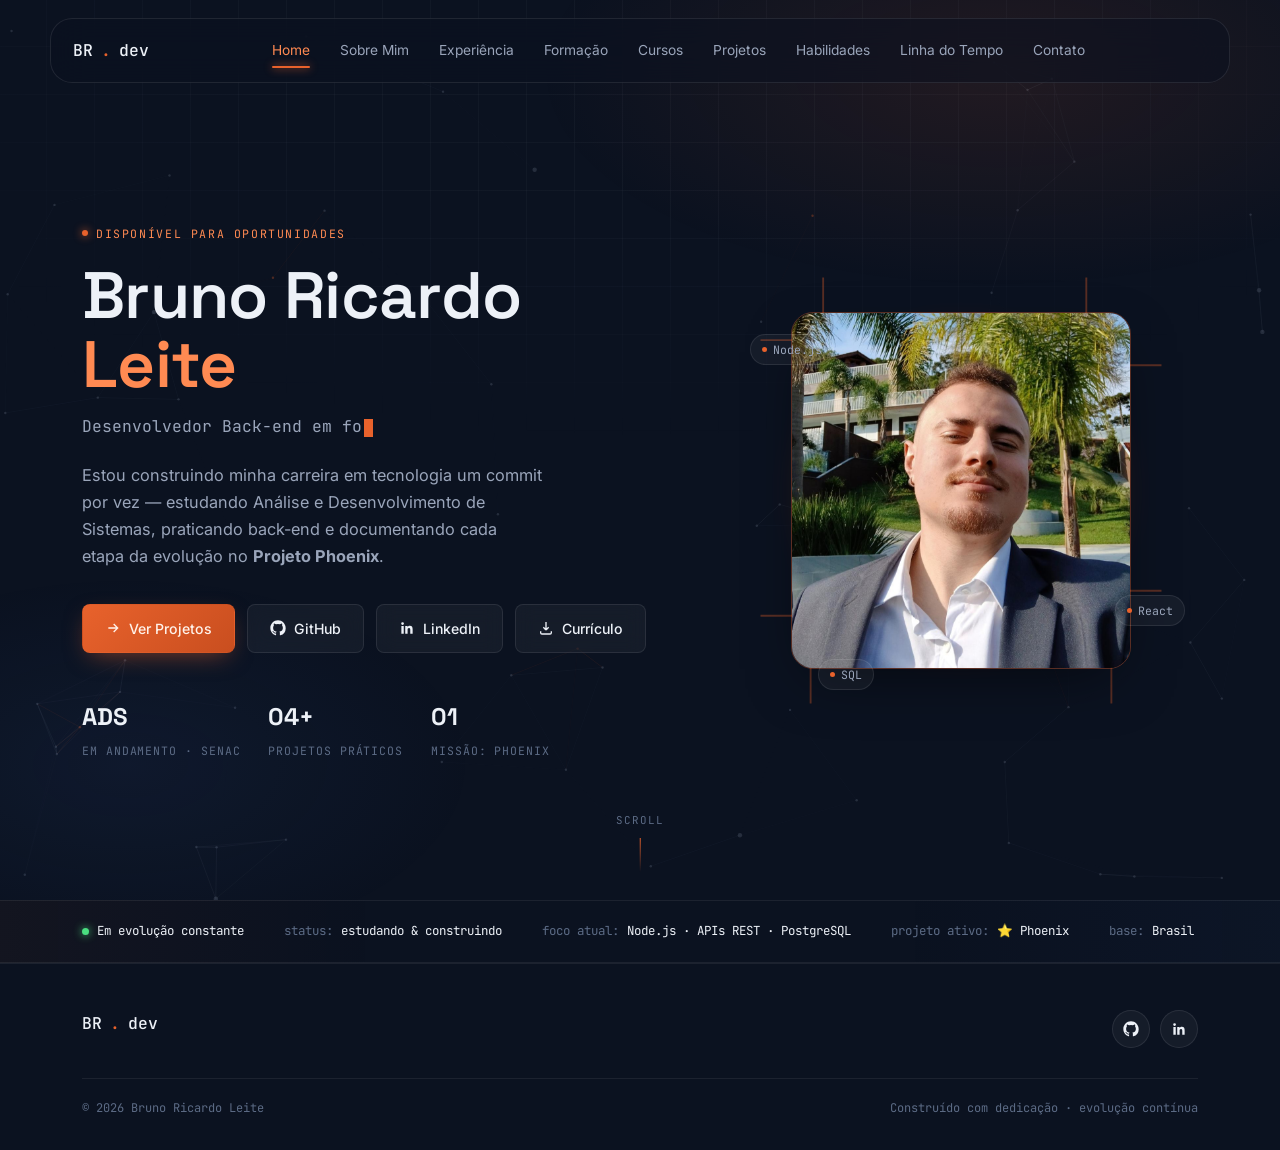
<file: index.html>
<!DOCTYPE html>
<html lang="pt-BR">
<head>
  <meta charset="UTF-8" />
  <meta name="viewport" content="width=device-width, initial-scale=1.0" />
  <title>Bruno Ricardo Leite · Desenvolvedor Back-end em formação</title>
  <meta name="description" content="Portfólio de Bruno Ricardo Leite, estudante de Análise e Desenvolvimento de Sistemas em evolução constante como desenvolvedor back-end." />

  <link rel="preconnect" href="https://fonts.googleapis.com" />
  <link rel="preconnect" href="https://fonts.gstatic.com" crossorigin />
  <link
    href="https://fonts.googleapis.com/css2?family=Space+Grotesk:wght@500;600;700&family=Inter:wght@400;500;600&family=JetBrains+Mono:wght@400;500&display=swap"
    rel="stylesheet"
  />

  <link rel="stylesheet" href="style.css" />
</head>
<body>

  <!-- Fundo tecnológico global -->
  <div class="bg-layer" aria-hidden="true">
    <div class="bg-grid"></div>
    <canvas id="circuit-canvas"></canvas>
    <div class="bg-vignette"></div>
  </div>

  <!-- ===================== HEADER ===================== -->
  <header class="site-header">
    <div class="nav-shell">
      <a href="index.html" class="logo">BR<span class="dot">.</span>dev</a>

      <nav class="main-nav">
        <a href="index.html">Home</a>
        <a href="sobre.html">Sobre Mim</a>
        <a href="experiencia.html">Experiência</a>
        <a href="formacao.html">Formação</a>
        <a href="cursos.html">Cursos</a>
        <a href="projetos.html">Projetos</a>
        <a href="habilidades.html">Habilidades</a>
        <a href="timeline.html">Linha do Tempo</a>
        <a href="contato.html">Contato</a>
      </nav>

      <div class="nav-cta">
        <button class="nav-toggle" aria-label="Abrir menu" aria-expanded="false">☰</button>
      </div>
    </div>
  </header>

  <!-- ===================== HERO ===================== -->
  <section class="hero" id="home">
    <div class="container">

      <div class="hero-copy">
        <span class="eyebrow">Disponível para oportunidades</span>

        <h1>Bruno Ricardo <span class="accent-text">Leite</span></h1>

        <div class="hero-role">
          <span data-typewriter='["Desenvolvedor Back-end em formação", "Estudante de ADS · Senac", "Construindo o Projeto Phoenix"]'></span><span class="cursor"></span>
        </div>

        <p class="hero-desc">
          Estou construindo minha carreira em tecnologia um commit por vez —
          estudando Análise e Desenvolvimento de Sistemas, praticando back-end
          e documentando cada etapa da evolução no <strong>Projeto Phoenix</strong>.
        </p>

        <div class="hero-actions">
          <a href="projetos.html" class="btn btn-primary">
            <svg viewBox="0 0 24 24" fill="none" stroke="currentColor" stroke-width="2"><path d="M5 12h14M13 6l6 6-6 6"/></svg>
            Ver Projetos
          </a>
          <a href="https://github.com/BrunoLeite456" target="_blank" rel="noopener" class="btn btn-ghost">
            <svg viewBox="0 0 24 24" fill="currentColor"><path d="M12 .5C5.65.5.5 5.65.5 12c0 5.08 3.29 9.39 7.86 10.91.57.1.78-.25.78-.55 0-.27-.01-1.16-.02-2.1-3.2.7-3.87-1.36-3.87-1.36-.53-1.33-1.28-1.69-1.28-1.69-1.05-.71.08-.7.08-.7 1.16.08 1.77 1.19 1.77 1.19 1.03 1.76 2.7 1.25 3.36.96.1-.75.4-1.25.73-1.54-2.55-.29-5.24-1.28-5.24-5.68 0-1.25.45-2.28 1.18-3.08-.12-.29-.51-1.46.11-3.05 0 0 .96-.31 3.15 1.18a10.9 10.9 0 0 1 5.73 0c2.19-1.49 3.15-1.18 3.15-1.18.62 1.59.23 2.76.11 3.05.74.8 1.18 1.83 1.18 3.08 0 4.41-2.69 5.38-5.25 5.67.42.36.78 1.08.78 2.17 0 1.56-.01 2.82-.01 3.2 0 .3.2.66.79.55A10.52 10.52 0 0 0 23.5 12C23.5 5.65 18.35.5 12 .5Z"/></svg>
            GitHub
          </a>
          <a href="https://www.linkedin.com/in/bruno-ricardo-95281b270/" target="_blank" rel="noopener" class="btn btn-ghost">
            <svg viewBox="0 0 24 24" fill="currentColor"><path d="M20.45 20.45h-3.56v-5.57c0-1.33-.02-3.04-1.85-3.04-1.85 0-2.14 1.45-2.14 2.94v5.67H9.34V9h3.42v1.56h.05c.48-.9 1.64-1.85 3.38-1.85 3.6 0 4.27 2.37 4.27 5.46v6.28ZM5.34 7.43a2.07 2.07 0 1 1 0-4.14 2.07 2.07 0 0 1 0 4.14ZM7.12 20.45H3.56V9h3.56v11.45Z"/></svg>
            LinkedIn
          </a>
          <a href="assets/Curriculo.pdf" target="_blank" rel="noopener" class="btn btn-ghost">
            <svg viewBox="0 0 24 24" fill="none" stroke="currentColor" stroke-width="2"><path d="M12 3v12m0 0 4-4m-4 4-4-4M4 17v2a2 2 0 0 0 2 2h12a2 2 0 0 0 2-2v-2"/></svg>
            Currículo
          </a>
        </div>

        <div class="hero-stats">
          <div class="stat"><b>ADS</b><span>Em andamento · Senac</span></div>
          <div class="stat"><b>04+</b><span>Projetos práticos</span></div>
          <div class="stat"><b>01</b><span>Missão: Phoenix</span></div>
        </div>
      </div>

      <div class="hero-photo">
        <div class="photo-frame">
          <div class="photo-glow" aria-hidden="true"></div>
          <svg class="frame-circuit" viewBox="0 0 300 320" fill="none" aria-hidden="true">
            <path d="M-10 40 H40 V-10" stroke="var(--accent-line)" stroke-width="1.5"/>
            <path d="M310 60 H250 V-10" stroke="var(--accent-line)" stroke-width="1.5"/>
            <path d="M-10 260 H30 V330" stroke="var(--accent-line)" stroke-width="1.5"/>
            <path d="M310 240 H270 V330" stroke="var(--accent-line)" stroke-width="1.5"/>
            <circle cx="40" cy="40" r="3.5" fill="var(--accent)"/>
            <circle cx="250" cy="60" r="3.5" fill="var(--accent)"/>
            <circle cx="30" cy="260" r="3.5" fill="var(--accent)"/>
            <circle cx="270" cy="240" r="3.5" fill="var(--accent)"/>
          </svg>
          <img src="img/minha_foto.jpg" alt="Foto de Bruno Ricardo Leite" />

          <div class="orbit-chip c1"><span class="chip"><span class="pip"></span>Node.js</span></div>
          <div class="orbit-chip c2"><span class="chip"><span class="pip"></span>React</span></div>
          <div class="orbit-chip c3"><span class="chip"><span class="pip"></span>SQL</span></div>
        </div>
      </div>

    </div>

    <div class="scroll-cue" aria-hidden="true">
      <span>SCROLL</span>
      <span class="line"></span>
    </div>
  </section>

  <!-- ===================== STATUS STRIP ===================== -->
  <div class="status-strip">
    <div class="container">
      <span class="item"><span class="dot-live"></span><span class="v">Em evolução constante</span></span>
      <span class="item"><span class="k">status:</span><span class="v">estudando &amp; construindo</span></span>
      <span class="item"><span class="k">foco atual:</span><span class="v">Node.js · APIs REST · PostgreSQL</span></span>
      <span class="item"><span class="k">projeto ativo:</span><span class="v">⭐ Phoenix</span></span>
      <span class="item"><span class="k">base:</span><span class="v">Brasil</span></span>
    </div>
  </div>

  <!-- ===================== FOOTER ===================== -->
  <footer class="site-footer">
    <div class="container">
      <div class="footer-top">
        <div class="logo">BR<span class="dot">.</span>dev</div>
        <div class="footer-social">
          <a href="https://github.com/BrunoLeite456" target="_blank" rel="noopener" aria-label="GitHub">
            <svg viewBox="0 0 24 24" fill="currentColor"><path d="M12 .5C5.65.5.5 5.65.5 12c0 5.08 3.29 9.39 7.86 10.91.57.1.78-.25.78-.55 0-.27-.01-1.16-.02-2.1-3.2.7-3.87-1.36-3.87-1.36-.53-1.33-1.28-1.69-1.28-1.69-1.05-.71.08-.7.08-.7 1.16.08 1.77 1.19 1.77 1.19 1.03 1.76 2.7 1.25 3.36.96.1-.75.4-1.25.73-1.54-2.55-.29-5.24-1.28-5.24-5.68 0-1.25.45-2.28 1.18-3.08-.12-.29-.51-1.46.11-3.05 0 0 .96-.31 3.15 1.18a10.9 10.9 0 0 1 5.73 0c2.19-1.49 3.15-1.18 3.15-1.18.62 1.59.23 2.76.11 3.05.74.8 1.18 1.83 1.18 3.08 0 4.41-2.69 5.38-5.25 5.67.42.36.78 1.08.78 2.17 0 1.56-.01 2.82-.01 3.2 0 .3.2.66.79.55A10.52 10.52 0 0 0 23.5 12C23.5 5.65 18.35.5 12 .5Z"/></svg>
          </a>
          <a href="https://www.linkedin.com/in/bruno-ricardo-95281b270/" target="_blank" rel="noopener" aria-label="LinkedIn">
            <svg viewBox="0 0 24 24" fill="currentColor"><path d="M20.45 20.45h-3.56v-5.57c0-1.33-.02-3.04-1.85-3.04-1.85 0-2.14 1.45-2.14 2.94v5.67H9.34V9h3.42v1.56h.05c.48-.9 1.64-1.85 3.38-1.85 3.6 0 4.27 2.37 4.27 5.46v6.28ZM5.34 7.43a2.07 2.07 0 1 1 0-4.14 2.07 2.07 0 0 1 0 4.14ZM7.12 20.45H3.56V9h3.56v11.45Z"/></svg>
          </a>
        </div>
      </div>
      <div class="footer-bottom">
        <span>© 2026 Bruno Ricardo Leite</span>
        <span>Construído com dedicação · evolução contínua</span>
      </div>
    </div>
  </footer>

  <script src="script.js"></script>
</body>
</html>
</file>
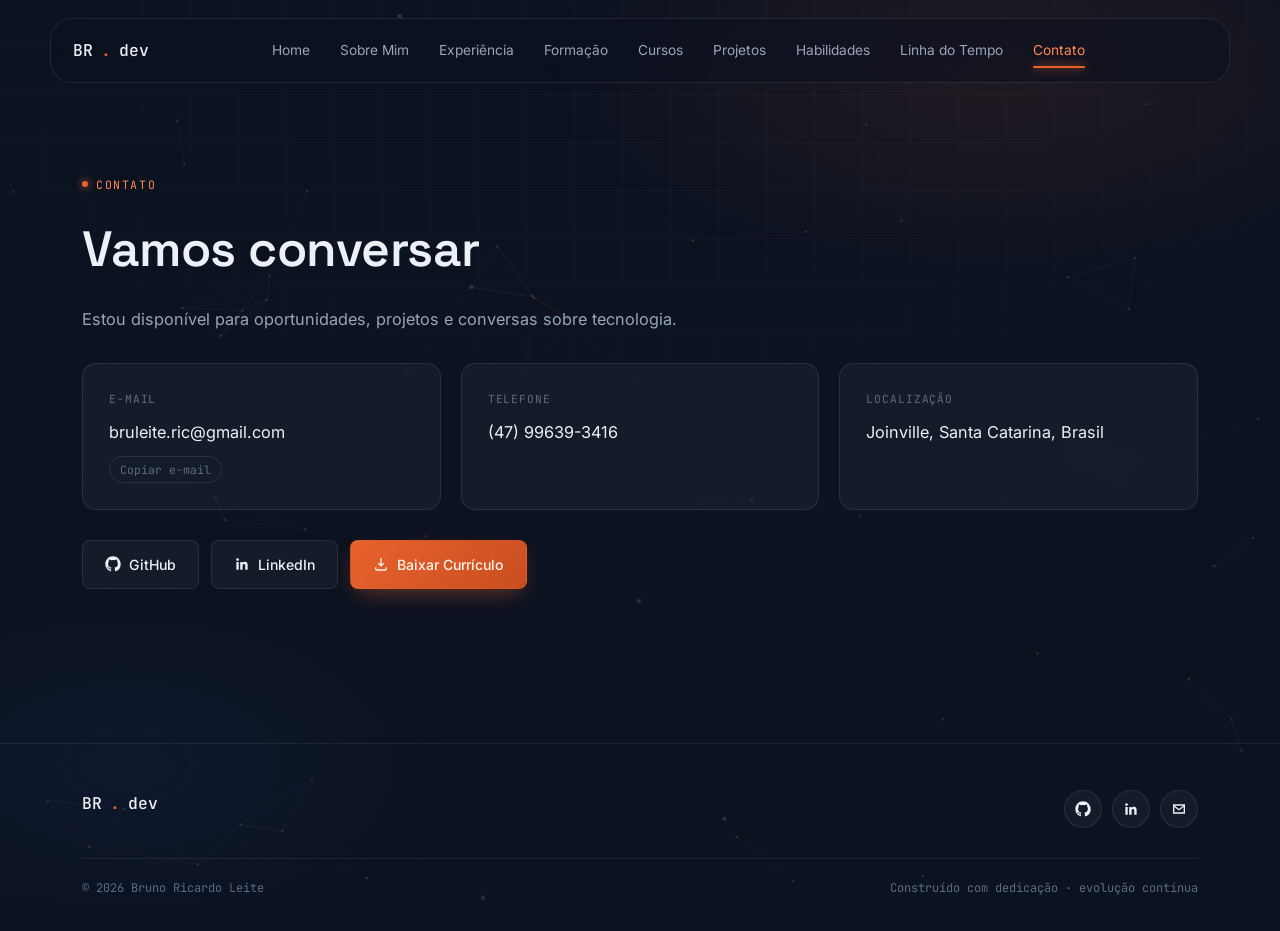
<file: contato.html>
<!DOCTYPE html>
<html lang="pt-BR">
<head>
  <meta charset="UTF-8" />
  <meta name="viewport" content="width=device-width, initial-scale=1.0" />
  <title>Contato · Bruno Ricardo Leite</title>
  <meta name="description" content="Entre em contato com Bruno Ricardo Leite." />

  <link rel="preconnect" href="https://fonts.googleapis.com" />
  <link rel="preconnect" href="https://fonts.gstatic.com" crossorigin />
  <link
    href="https://fonts.googleapis.com/css2?family=Space+Grotesk:wght@500;600;700&family=Inter:wght@400;500;600&family=JetBrains+Mono:wght@400;500&display=swap"
    rel="stylesheet"
  />

  <link rel="stylesheet" href="style.css" />
</head>
<body>

  <div class="bg-layer" aria-hidden="true">
    <div class="bg-grid"></div>
    <canvas id="circuit-canvas"></canvas>
    <div class="bg-vignette"></div>
  </div>

  <header class="site-header">
    <div class="nav-shell">
      <a href="index.html" class="logo">BR<span class="dot">.</span>dev</a>

      <nav class="main-nav">
        <a href="index.html">Home</a>
        <a href="sobre.html">Sobre Mim</a>
        <a href="experiencia.html">Experiência</a>
        <a href="formacao.html">Formação</a>
        <a href="cursos.html">Cursos</a>
        <a href="projetos.html">Projetos</a>
        <a href="habilidades.html">Habilidades</a>
        <a href="timeline.html">Linha do Tempo</a>
        <a href="contato.html">Contato</a>
      </nav>

      <div class="nav-cta">
        <button class="nav-toggle" aria-label="Abrir menu" aria-expanded="false">☰</button>
      </div>
    </div>
  </header>

  <section class="page-hero">
    <div class="container">
      <span class="eyebrow">Contato</span>
      <h1>Vamos conversar</h1>
      <p class="lead">Estou disponível para oportunidades, projetos e conversas sobre tecnologia.</p>
    </div>
  </section>

  <section style="padding-top:0">
    <div class="container">
      <div class="contact-grid">
        <div class="glass-card contact-card reveal">
          <span class="k">E-mail</span>
          <span class="v" id="email-value">bruleite.ric@gmail.com</span>
          <button class="copy-btn" onclick="navigator.clipboard.writeText('bruleite.ric@gmail.com'); this.textContent='Copiado ✓';">Copiar e-mail</button>
        </div>

        <div class="glass-card contact-card reveal">
          <span class="k">Telefone</span>
          <span class="v">(47) 99639-3416</span>
        </div>

        <div class="glass-card contact-card reveal">
          <span class="k">Localização</span>
          <span class="v">Joinville, Santa Catarina, Brasil</span>
        </div>
      </div>

      <div class="hero-actions reveal">
        <a href="https://github.com/BrunoLeite456" target="_blank" rel="noopener" class="btn btn-ghost">
          <svg viewBox="0 0 24 24" fill="currentColor"><path d="M12 .5C5.65.5.5 5.65.5 12c0 5.08 3.29 9.39 7.86 10.91.57.1.78-.25.78-.55 0-.27-.01-1.16-.02-2.1-3.2.7-3.87-1.36-3.87-1.36-.53-1.33-1.28-1.69-1.28-1.69-1.05-.71.08-.7.08-.7 1.16.08 1.77 1.19 1.77 1.19 1.03 1.76 2.7 1.25 3.36.96.1-.75.4-1.25.73-1.54-2.55-.29-5.24-1.28-5.24-5.68 0-1.25.45-2.28 1.18-3.08-.12-.29-.51-1.46.11-3.05 0 0 .96-.31 3.15 1.18a10.9 10.9 0 0 1 5.73 0c2.19-1.49 3.15-1.18 3.15-1.18.62 1.59.23 2.76.11 3.05.74.8 1.18 1.83 1.18 3.08 0 4.41-2.69 5.38-5.25 5.67.42.36.78 1.08.78 2.17 0 1.56-.01 2.82-.01 3.2 0 .3.2.66.79.55A10.52 10.52 0 0 0 23.5 12C23.5 5.65 18.35.5 12 .5Z"/></svg>
          GitHub
        </a>
        <a href="https://www.linkedin.com/in/bruno-ricardo-95281b270/" target="_blank" rel="noopener" class="btn btn-ghost">
          <svg viewBox="0 0 24 24" fill="currentColor"><path d="M20.45 20.45h-3.56v-5.57c0-1.33-.02-3.04-1.85-3.04-1.85 0-2.14 1.45-2.14 2.94v5.67H9.34V9h3.42v1.56h.05c.48-.9 1.64-1.85 3.38-1.85 3.6 0 4.27 2.37 4.27 5.46v6.28ZM5.34 7.43a2.07 2.07 0 1 1 0-4.14 2.07 2.07 0 0 1 0 4.14ZM7.12 20.45H3.56V9h3.56v11.45Z"/></svg>
          LinkedIn
        </a>
        <a href="assets/Curriculo.pdf" target="_blank" rel="noopener" class="btn btn-primary">
          <svg viewBox="0 0 24 24" fill="none" stroke="currentColor" stroke-width="2"><path d="M12 3v12m0 0 4-4m-4 4-4-4M4 17v2a2 2 0 0 0 2 2h12a2 2 0 0 0 2-2v-2"/></svg>
          Baixar Currículo
        </a>
      </div>
    </div>
  </section>

  <footer class="site-footer">
    <div class="container">
      <div class="footer-top">
        <div class="logo">BR<span class="dot">.</span>dev</div>
        <div class="footer-social">
          <a href="https://github.com/BrunoLeite456" target="_blank" rel="noopener" aria-label="GitHub">
            <svg viewBox="0 0 24 24" fill="currentColor"><path d="M12 .5C5.65.5.5 5.65.5 12c0 5.08 3.29 9.39 7.86 10.91.57.1.78-.25.78-.55 0-.27-.01-1.16-.02-2.1-3.2.7-3.87-1.36-3.87-1.36-.53-1.33-1.28-1.69-1.28-1.69-1.05-.71.08-.7.08-.7 1.16.08 1.77 1.19 1.77 1.19 1.03 1.76 2.7 1.25 3.36.96.1-.75.4-1.25.73-1.54-2.55-.29-5.24-1.28-5.24-5.68 0-1.25.45-2.28 1.18-3.08-.12-.29-.51-1.46.11-3.05 0 0 .96-.31 3.15 1.18a10.9 10.9 0 0 1 5.73 0c2.19-1.49 3.15-1.18 3.15-1.18.62 1.59.23 2.76.11 3.05.74.8 1.18 1.83 1.18 3.08 0 4.41-2.69 5.38-5.25 5.67.42.36.78 1.08.78 2.17 0 1.56-.01 2.82-.01 3.2 0 .3.2.66.79.55A10.52 10.52 0 0 0 23.5 12C23.5 5.65 18.35.5 12 .5Z"/></svg>
          </a>
          <a href="https://www.linkedin.com/in/bruno-ricardo-95281b270/" target="_blank" rel="noopener" aria-label="LinkedIn">
            <svg viewBox="0 0 24 24" fill="currentColor"><path d="M20.45 20.45h-3.56v-5.57c0-1.33-.02-3.04-1.85-3.04-1.85 0-2.14 1.45-2.14 2.94v5.67H9.34V9h3.42v1.56h.05c.48-.9 1.64-1.85 3.38-1.85 3.6 0 4.27 2.37 4.27 5.46v6.28ZM5.34 7.43a2.07 2.07 0 1 1 0-4.14 2.07 2.07 0 0 1 0 4.14ZM7.12 20.45H3.56V9h3.56v11.45Z"/></svg>
          </a>
          <a href="mailto:bruleite.ric@gmail.com" aria-label="E-mail">
            <svg viewBox="0 0 24 24" fill="none" stroke="currentColor" stroke-width="2"><path d="M4 6h16v12H4z"/><path d="m4 7 8 6 8-6"/></svg>
          </a>
        </div>
      </div>
      <div class="footer-bottom">
        <span>© 2026 Bruno Ricardo Leite</span>
        <span>Construído com dedicação · evolução contínua</span>
      </div>
    </div>
  </footer>

  <script src="script.js"></script>
</body>
</html>
</file>
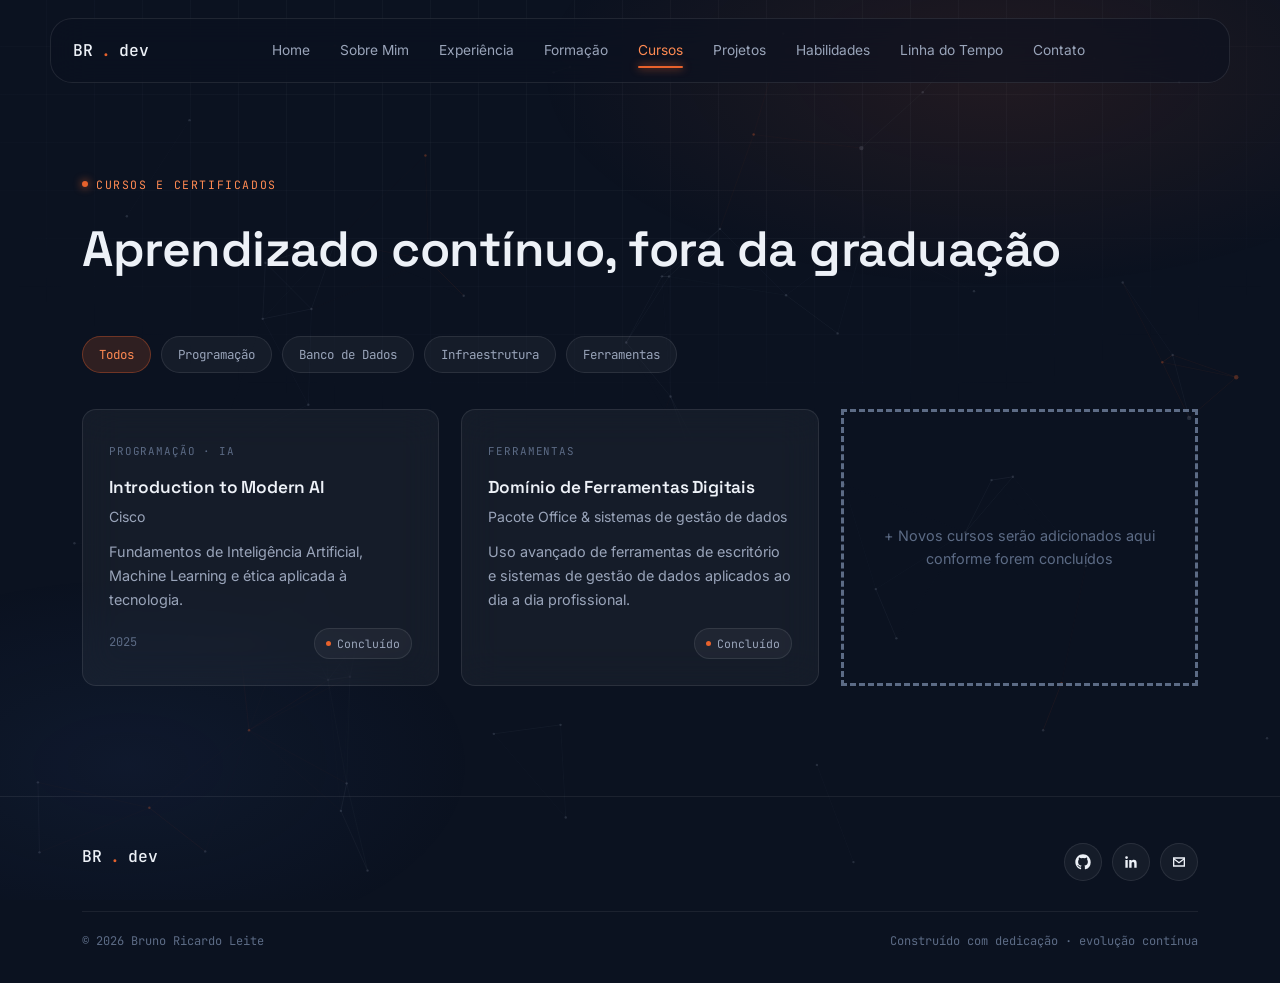
<file: cursos.html>
<!DOCTYPE html>
<html lang="pt-BR">
<head>
  <meta charset="UTF-8" />
  <meta name="viewport" content="width=device-width, initial-scale=1.0" />
  <title>Cursos e Certificados · Bruno Ricardo Leite</title>
  <meta name="description" content="Cursos e certificações complementares de Bruno Ricardo Leite." />

  <link rel="preconnect" href="https://fonts.googleapis.com" />
  <link rel="preconnect" href="https://fonts.gstatic.com" crossorigin />
  <link
    href="https://fonts.googleapis.com/css2?family=Space+Grotesk:wght@500;600;700&family=Inter:wght@400;500;600&family=JetBrains+Mono:wght@400;500&display=swap"
    rel="stylesheet"
  />

  <link rel="stylesheet" href="style.css" />
</head>
<body>

  <div class="bg-layer" aria-hidden="true">
    <div class="bg-grid"></div>
    <canvas id="circuit-canvas"></canvas>
    <div class="bg-vignette"></div>
  </div>

  <header class="site-header">
    <div class="nav-shell">
      <a href="index.html" class="logo">BR<span class="dot">.</span>dev</a>

      <nav class="main-nav">
        <a href="index.html">Home</a>
        <a href="sobre.html">Sobre Mim</a>
        <a href="experiencia.html">Experiência</a>
        <a href="formacao.html">Formação</a>
        <a href="cursos.html">Cursos</a>
        <a href="projetos.html">Projetos</a>
        <a href="habilidades.html">Habilidades</a>
        <a href="timeline.html">Linha do Tempo</a>
        <a href="contato.html">Contato</a>
      </nav>

      <div class="nav-cta">
        <button class="nav-toggle" aria-label="Abrir menu" aria-expanded="false">☰</button>
      </div>
    </div>
  </header>

  <section class="page-hero">
    <div class="container">
      <span class="eyebrow">Cursos e certificados</span>
      <h1>Aprendizado contínuo, fora da graduação</h1>
    </div>
  </section>

  <section style="padding-top:0">
    <div class="container">
      <div class="filter-bar">
        <button class="filter-btn active" data-filter="todos">Todos</button>
        <button class="filter-btn" data-filter="programacao">Programação</button>
        <button class="filter-btn" data-filter="banco-de-dados">Banco de Dados</button>
        <button class="filter-btn" data-filter="infraestrutura">Infraestrutura</button>
        <button class="filter-btn" data-filter="ferramentas">Ferramentas</button>
      </div>

      <div class="courses-grid" id="courses-grid">
        <div class="glass-card course-card reveal" data-area="programacao">
          <span class="area-tag">Programação · IA</span>
          <h3>Introduction to Modern AI</h3>
          <div class="inst">Cisco</div>
          <p style="color:var(--text-secondary); font-size:0.9rem">
            Fundamentos de Inteligência Artificial, Machine Learning e ética aplicada à tecnologia.
          </p>
          <div class="meta">
            <span class="hours">2025</span>
            <span class="chip"><span class="pip"></span>Concluído</span>
          </div>
        </div>

        <div class="glass-card course-card reveal" data-area="ferramentas">
          <span class="area-tag">Ferramentas</span>
          <h3>Domínio de Ferramentas Digitais</h3>
          <div class="inst">Pacote Office &amp; sistemas de gestão de dados</div>
          <p style="color:var(--text-secondary); font-size:0.9rem">
            Uso avançado de ferramentas de escritório e sistemas de gestão de dados aplicados ao dia a dia profissional.
          </p>
          <div class="meta">
            <span class="hours">&nbsp;</span>
            <span class="chip"><span class="pip"></span>Concluído</span>
          </div>
        </div>

        <div class="course-card placeholder reveal" data-area="todos">
          + Novos cursos serão adicionados aqui conforme forem concluídos
        </div>
      </div>
    </div>
  </section>

  <script>
    document.querySelectorAll('.filter-btn').forEach(btn => {
      btn.addEventListener('click', () => {
        document.querySelectorAll('.filter-btn').forEach(b => b.classList.remove('active'));
        btn.classList.add('active');
        const filter = btn.dataset.filter;
        document.querySelectorAll('#courses-grid > *').forEach(card => {
          const area = card.dataset.area;
          card.style.display = (filter === 'todos' || area === filter || area === 'todos') ? '' : 'none';
        });
      });
    });
  </script>

  <footer class="site-footer">
    <div class="container">
      <div class="footer-top">
        <div class="logo">BR<span class="dot">.</span>dev</div>
        <div class="footer-social">
          <a href="https://github.com/BrunoLeite456" target="_blank" rel="noopener" aria-label="GitHub">
            <svg viewBox="0 0 24 24" fill="currentColor"><path d="M12 .5C5.65.5.5 5.65.5 12c0 5.08 3.29 9.39 7.86 10.91.57.1.78-.25.78-.55 0-.27-.01-1.16-.02-2.1-3.2.7-3.87-1.36-3.87-1.36-.53-1.33-1.28-1.69-1.28-1.69-1.05-.71.08-.7.08-.7 1.16.08 1.77 1.19 1.77 1.19 1.03 1.76 2.7 1.25 3.36.96.1-.75.4-1.25.73-1.54-2.55-.29-5.24-1.28-5.24-5.68 0-1.25.45-2.28 1.18-3.08-.12-.29-.51-1.46.11-3.05 0 0 .96-.31 3.15 1.18a10.9 10.9 0 0 1 5.73 0c2.19-1.49 3.15-1.18 3.15-1.18.62 1.59.23 2.76.11 3.05.74.8 1.18 1.83 1.18 3.08 0 4.41-2.69 5.38-5.25 5.67.42.36.78 1.08.78 2.17 0 1.56-.01 2.82-.01 3.2 0 .3.2.66.79.55A10.52 10.52 0 0 0 23.5 12C23.5 5.65 18.35.5 12 .5Z"/></svg>
          </a>
          <a href="https://www.linkedin.com/in/bruno-ricardo-95281b270/" target="_blank" rel="noopener" aria-label="LinkedIn">
            <svg viewBox="0 0 24 24" fill="currentColor"><path d="M20.45 20.45h-3.56v-5.57c0-1.33-.02-3.04-1.85-3.04-1.85 0-2.14 1.45-2.14 2.94v5.67H9.34V9h3.42v1.56h.05c.48-.9 1.64-1.85 3.38-1.85 3.6 0 4.27 2.37 4.27 5.46v6.28ZM5.34 7.43a2.07 2.07 0 1 1 0-4.14 2.07 2.07 0 0 1 0 4.14ZM7.12 20.45H3.56V9h3.56v11.45Z"/></svg>
          </a>
          <a href="mailto:bruleite.ric@gmail.com" aria-label="E-mail">
            <svg viewBox="0 0 24 24" fill="none" stroke="currentColor" stroke-width="2"><path d="M4 6h16v12H4z"/><path d="m4 7 8 6 8-6"/></svg>
          </a>
        </div>
      </div>
      <div class="footer-bottom">
        <span>© 2026 Bruno Ricardo Leite</span>
        <span>Construído com dedicação · evolução contínua</span>
      </div>
    </div>
  </footer>

  <script src="script.js"></script>
</body>
</html>
</file>
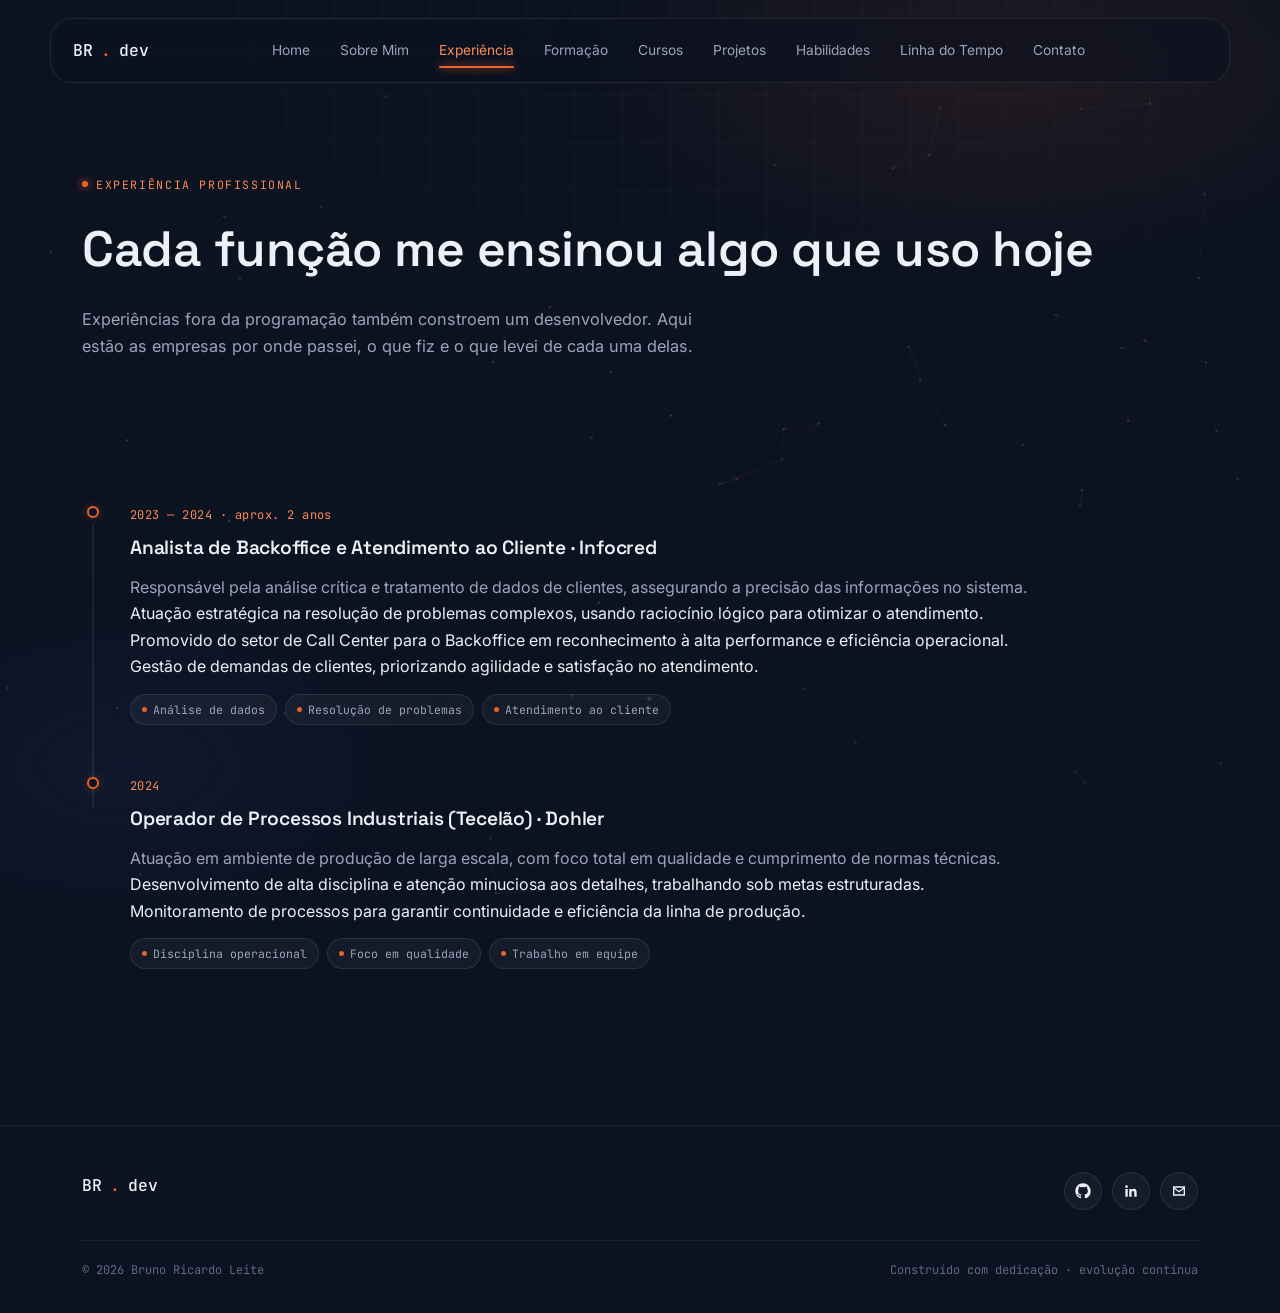
<file: experiencia.html>
<!DOCTYPE html>
<html lang="pt-BR">
<head>
  <meta charset="UTF-8" />
  <meta name="viewport" content="width=device-width, initial-scale=1.0" />
  <title>Experiência · Bruno Ricardo Leite</title>
  <meta name="description" content="Experiência profissional de Bruno Ricardo Leite: Infocred e Dohler." />

  <link rel="preconnect" href="https://fonts.googleapis.com" />
  <link rel="preconnect" href="https://fonts.gstatic.com" crossorigin />
  <link
    href="https://fonts.googleapis.com/css2?family=Space+Grotesk:wght@500;600;700&family=Inter:wght@400;500;600&family=JetBrains+Mono:wght@400;500&display=swap"
    rel="stylesheet"
  />

  <link rel="stylesheet" href="style.css" />
</head>
<body>

  <div class="bg-layer" aria-hidden="true">
    <div class="bg-grid"></div>
    <canvas id="circuit-canvas"></canvas>
    <div class="bg-vignette"></div>
  </div>

  <header class="site-header">
    <div class="nav-shell">
      <a href="index.html" class="logo">BR<span class="dot">.</span>dev</a>

      <nav class="main-nav">
        <a href="index.html">Home</a>
        <a href="sobre.html">Sobre Mim</a>
        <a href="experiencia.html">Experiência</a>
        <a href="formacao.html">Formação</a>
        <a href="cursos.html">Cursos</a>
        <a href="projetos.html">Projetos</a>
        <a href="habilidades.html">Habilidades</a>
        <a href="timeline.html">Linha do Tempo</a>
        <a href="contato.html">Contato</a>
      </nav>

      <div class="nav-cta">
        <button class="nav-toggle" aria-label="Abrir menu" aria-expanded="false">☰</button>
      </div>
    </div>
  </header>

  <section class="page-hero">
    <div class="container">
      <span class="eyebrow">Experiência profissional</span>
      <h1>Cada função me ensinou algo que uso hoje</h1>
      <p class="lead">
        Experiências fora da programação também constroem um desenvolvedor. Aqui estão as
        empresas por onde passei, o que fiz e o que levei de cada uma delas.
      </p>
    </div>
  </section>

  <section>
    <div class="container">
      <div class="vtimeline">

        <div class="vt-item reveal">
          <div class="vt-marker"><span class="dot"></span></div>
          <div class="vt-content">
            <span class="vt-period">2023 — 2024 · aprox. 2 anos</span>
            <h3>Analista de Backoffice e Atendimento ao Cliente · Infocred</h3>
            <p>Responsável pela análise crítica e tratamento de dados de clientes, assegurando a precisão das informações no sistema.</p>
            <ul class="bullets">
              <li>Atuação estratégica na resolução de problemas complexos, usando raciocínio lógico para otimizar o atendimento.</li>
              <li>Promovido do setor de Call Center para o Backoffice em reconhecimento à alta performance e eficiência operacional.</li>
              <li>Gestão de demandas de clientes, priorizando agilidade e satisfação no atendimento.</li>
            </ul>
            <div class="vt-tags">
              <span class="chip"><span class="pip"></span>Análise de dados</span>
              <span class="chip"><span class="pip"></span>Resolução de problemas</span>
              <span class="chip"><span class="pip"></span>Atendimento ao cliente</span>
            </div>
          </div>
        </div>

        <div class="vt-item reveal">
          <div class="vt-marker"><span class="dot"></span></div>
          <div class="vt-content">
            <span class="vt-period">2024</span>
            <h3>Operador de Processos Industriais (Tecelão) · Dohler</h3>
            <p>Atuação em ambiente de produção de larga escala, com foco total em qualidade e cumprimento de normas técnicas.</p>
            <ul class="bullets">
              <li>Desenvolvimento de alta disciplina e atenção minuciosa aos detalhes, trabalhando sob metas estruturadas.</li>
              <li>Monitoramento de processos para garantir continuidade e eficiência da linha de produção.</li>
            </ul>
            <div class="vt-tags">
              <span class="chip"><span class="pip"></span>Disciplina operacional</span>
              <span class="chip"><span class="pip"></span>Foco em qualidade</span>
              <span class="chip"><span class="pip"></span>Trabalho em equipe</span>
            </div>
          </div>
        </div>

      </div>
    </div>
  </section>

  <footer class="site-footer">
    <div class="container">
      <div class="footer-top">
        <div class="logo">BR<span class="dot">.</span>dev</div>
        <div class="footer-social">
          <a href="https://github.com/BrunoLeite456" target="_blank" rel="noopener" aria-label="GitHub">
            <svg viewBox="0 0 24 24" fill="currentColor"><path d="M12 .5C5.65.5.5 5.65.5 12c0 5.08 3.29 9.39 7.86 10.91.57.1.78-.25.78-.55 0-.27-.01-1.16-.02-2.1-3.2.7-3.87-1.36-3.87-1.36-.53-1.33-1.28-1.69-1.28-1.69-1.05-.71.08-.7.08-.7 1.16.08 1.77 1.19 1.77 1.19 1.03 1.76 2.7 1.25 3.36.96.1-.75.4-1.25.73-1.54-2.55-.29-5.24-1.28-5.24-5.68 0-1.25.45-2.28 1.18-3.08-.12-.29-.51-1.46.11-3.05 0 0 .96-.31 3.15 1.18a10.9 10.9 0 0 1 5.73 0c2.19-1.49 3.15-1.18 3.15-1.18.62 1.59.23 2.76.11 3.05.74.8 1.18 1.83 1.18 3.08 0 4.41-2.69 5.38-5.25 5.67.42.36.78 1.08.78 2.17 0 1.56-.01 2.82-.01 3.2 0 .3.2.66.79.55A10.52 10.52 0 0 0 23.5 12C23.5 5.65 18.35.5 12 .5Z"/></svg>
          </a>
          <a href="https://www.linkedin.com/in/bruno-ricardo-95281b270/" target="_blank" rel="noopener" aria-label="LinkedIn">
            <svg viewBox="0 0 24 24" fill="currentColor"><path d="M20.45 20.45h-3.56v-5.57c0-1.33-.02-3.04-1.85-3.04-1.85 0-2.14 1.45-2.14 2.94v5.67H9.34V9h3.42v1.56h.05c.48-.9 1.64-1.85 3.38-1.85 3.6 0 4.27 2.37 4.27 5.46v6.28ZM5.34 7.43a2.07 2.07 0 1 1 0-4.14 2.07 2.07 0 0 1 0 4.14ZM7.12 20.45H3.56V9h3.56v11.45Z"/></svg>
          </a>
          <a href="mailto:bruleite.ric@gmail.com" aria-label="E-mail">
            <svg viewBox="0 0 24 24" fill="none" stroke="currentColor" stroke-width="2"><path d="M4 6h16v12H4z"/><path d="m4 7 8 6 8-6"/></svg>
          </a>
        </div>
      </div>
      <div class="footer-bottom">
        <span>© 2026 Bruno Ricardo Leite</span>
        <span>Construído com dedicação · evolução contínua</span>
      </div>
    </div>
  </footer>

  <script src="script.js"></script>
</body>
</html>
</file>
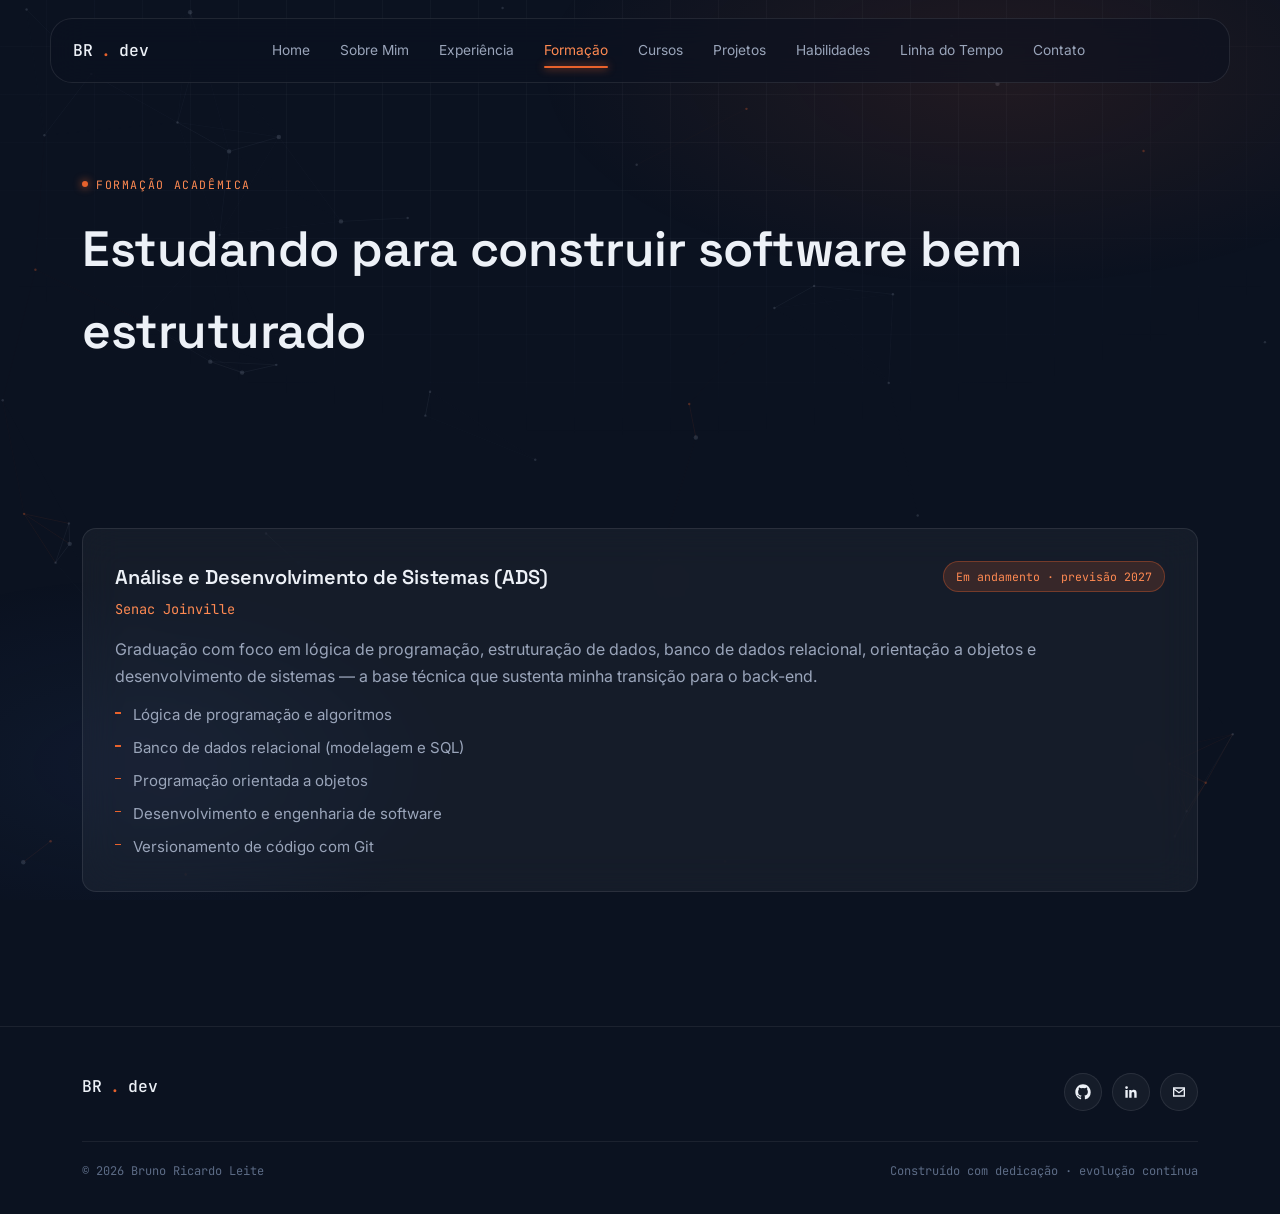
<file: formacao.html>
<!DOCTYPE html>
<html lang="pt-BR">
<head>
  <meta charset="UTF-8" />
  <meta name="viewport" content="width=device-width, initial-scale=1.0" />
  <title>Formação · Bruno Ricardo Leite</title>
  <meta name="description" content="Formação acadêmica de Bruno Ricardo Leite em Análise e Desenvolvimento de Sistemas pelo Senac." />

  <link rel="preconnect" href="https://fonts.googleapis.com" />
  <link rel="preconnect" href="https://fonts.gstatic.com" crossorigin />
  <link
    href="https://fonts.googleapis.com/css2?family=Space+Grotesk:wght@500;600;700&family=Inter:wght@400;500;600&family=JetBrains+Mono:wght@400;500&display=swap"
    rel="stylesheet"
  />

  <link rel="stylesheet" href="style.css" />
</head>
<body>

  <div class="bg-layer" aria-hidden="true">
    <div class="bg-grid"></div>
    <canvas id="circuit-canvas"></canvas>
    <div class="bg-vignette"></div>
  </div>

  <header class="site-header">
    <div class="nav-shell">
      <a href="index.html" class="logo">BR<span class="dot">.</span>dev</a>

      <nav class="main-nav">
        <a href="index.html">Home</a>
        <a href="sobre.html">Sobre Mim</a>
        <a href="experiencia.html">Experiência</a>
        <a href="formacao.html">Formação</a>
        <a href="cursos.html">Cursos</a>
        <a href="projetos.html">Projetos</a>
        <a href="habilidades.html">Habilidades</a>
        <a href="timeline.html">Linha do Tempo</a>
        <a href="contato.html">Contato</a>
      </nav>

      <div class="nav-cta">
        <button class="nav-toggle" aria-label="Abrir menu" aria-expanded="false">☰</button>
      </div>
    </div>
  </header>

  <section class="page-hero">
    <div class="container">
      <span class="eyebrow">Formação acadêmica</span>
      <h1>Estudando para construir software bem estruturado</h1>
    </div>
  </section>

  <section>
    <div class="container">
      <div class="glass-card info-card reveal">
        <div class="card-top">
          <div>
            <h3>Análise e Desenvolvimento de Sistemas (ADS)</h3>
            <div class="org">Senac Joinville</div>
          </div>
          <span class="badge-status">Em andamento · previsão 2027</span>
        </div>

        <p style="color:var(--text-secondary)">
          Graduação com foco em lógica de programação, estruturação de dados, banco de dados
          relacional, orientação a objetos e desenvolvimento de sistemas — a base técnica que
          sustenta minha transição para o back-end.
        </p>

        <ul class="bullets">
          <li>Lógica de programação e algoritmos</li>
          <li>Banco de dados relacional (modelagem e SQL)</li>
          <li>Programação orientada a objetos</li>
          <li>Desenvolvimento e engenharia de software</li>
          <li>Versionamento de código com Git</li>
        </ul>
      </div>
    </div>
  </section>

  <footer class="site-footer">
    <div class="container">
      <div class="footer-top">
        <div class="logo">BR<span class="dot">.</span>dev</div>
        <div class="footer-social">
          <a href="https://github.com/BrunoLeite456" target="_blank" rel="noopener" aria-label="GitHub">
            <svg viewBox="0 0 24 24" fill="currentColor"><path d="M12 .5C5.65.5.5 5.65.5 12c0 5.08 3.29 9.39 7.86 10.91.57.1.78-.25.78-.55 0-.27-.01-1.16-.02-2.1-3.2.7-3.87-1.36-3.87-1.36-.53-1.33-1.28-1.69-1.28-1.69-1.05-.71.08-.7.08-.7 1.16.08 1.77 1.19 1.77 1.19 1.03 1.76 2.7 1.25 3.36.96.1-.75.4-1.25.73-1.54-2.55-.29-5.24-1.28-5.24-5.68 0-1.25.45-2.28 1.18-3.08-.12-.29-.51-1.46.11-3.05 0 0 .96-.31 3.15 1.18a10.9 10.9 0 0 1 5.73 0c2.19-1.49 3.15-1.18 3.15-1.18.62 1.59.23 2.76.11 3.05.74.8 1.18 1.83 1.18 3.08 0 4.41-2.69 5.38-5.25 5.67.42.36.78 1.08.78 2.17 0 1.56-.01 2.82-.01 3.2 0 .3.2.66.79.55A10.52 10.52 0 0 0 23.5 12C23.5 5.65 18.35.5 12 .5Z"/></svg>
          </a>
          <a href="https://www.linkedin.com/in/bruno-ricardo-95281b270/" target="_blank" rel="noopener" aria-label="LinkedIn">
            <svg viewBox="0 0 24 24" fill="currentColor"><path d="M20.45 20.45h-3.56v-5.57c0-1.33-.02-3.04-1.85-3.04-1.85 0-2.14 1.45-2.14 2.94v5.67H9.34V9h3.42v1.56h.05c.48-.9 1.64-1.85 3.38-1.85 3.6 0 4.27 2.37 4.27 5.46v6.28ZM5.34 7.43a2.07 2.07 0 1 1 0-4.14 2.07 2.07 0 0 1 0 4.14ZM7.12 20.45H3.56V9h3.56v11.45Z"/></svg>
          </a>
          <a href="mailto:bruleite.ric@gmail.com" aria-label="E-mail">
            <svg viewBox="0 0 24 24" fill="none" stroke="currentColor" stroke-width="2"><path d="M4 6h16v12H4z"/><path d="m4 7 8 6 8-6"/></svg>
          </a>
        </div>
      </div>
      <div class="footer-bottom">
        <span>© 2026 Bruno Ricardo Leite</span>
        <span>Construído com dedicação · evolução contínua</span>
      </div>
    </div>
  </footer>

  <script src="script.js"></script>
</body>
</html>
</file>
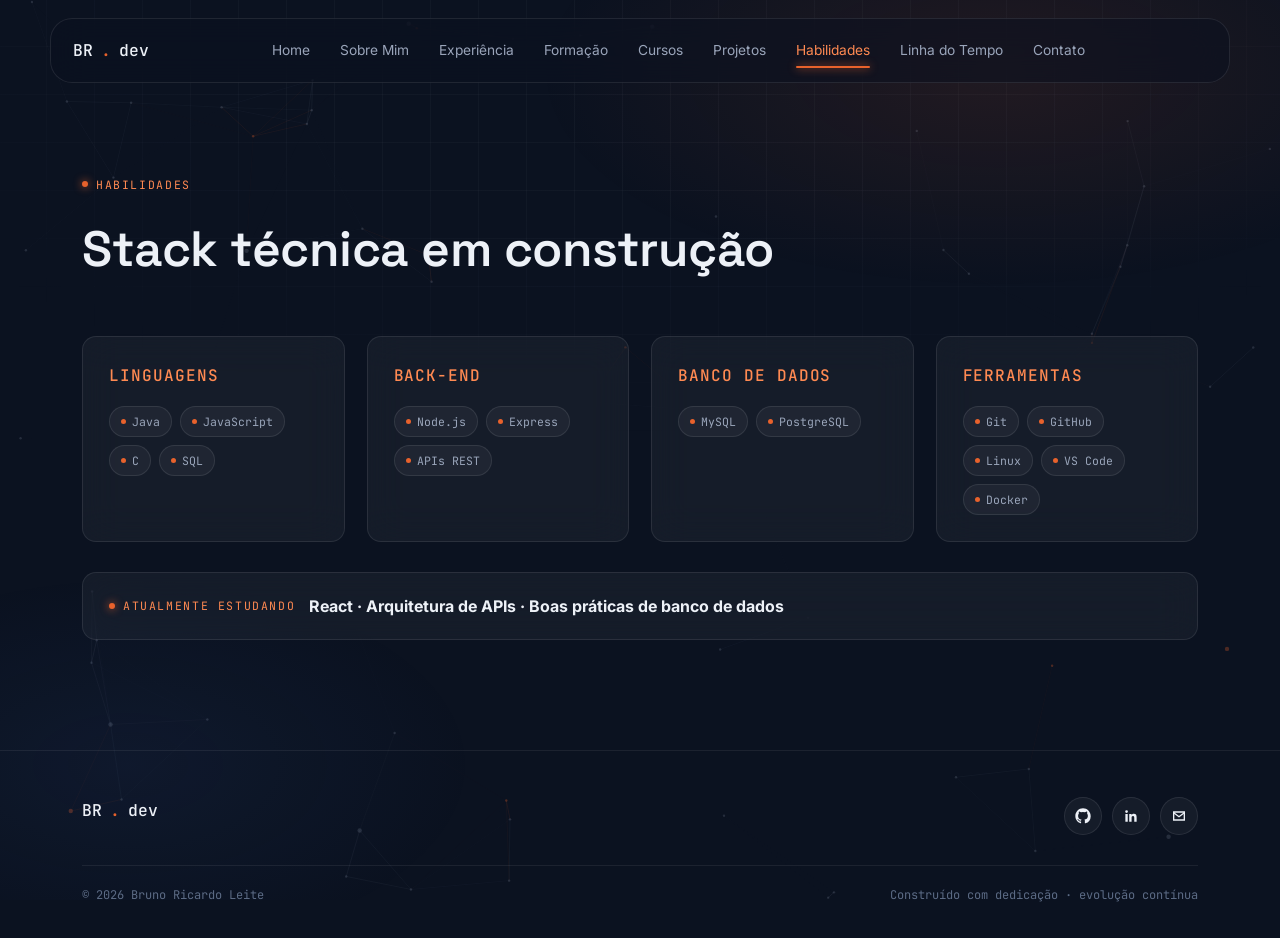
<file: habilidades.html>
<!DOCTYPE html>
<html lang="pt-BR">
<head>
  <meta charset="UTF-8" />
  <meta name="viewport" content="width=device-width, initial-scale=1.0" />
  <title>Habilidades · Bruno Ricardo Leite</title>
  <meta name="description" content="Habilidades técnicas de Bruno Ricardo Leite: linguagens, back-end, banco de dados e ferramentas." />

  <link rel="preconnect" href="https://fonts.googleapis.com" />
  <link rel="preconnect" href="https://fonts.gstatic.com" crossorigin />
  <link
    href="https://fonts.googleapis.com/css2?family=Space+Grotesk:wght@500;600;700&family=Inter:wght@400;500;600&family=JetBrains+Mono:wght@400;500&display=swap"
    rel="stylesheet"
  />

  <link rel="stylesheet" href="style.css" />
</head>
<body>

  <div class="bg-layer" aria-hidden="true">
    <div class="bg-grid"></div>
    <canvas id="circuit-canvas"></canvas>
    <div class="bg-vignette"></div>
  </div>

  <header class="site-header">
    <div class="nav-shell">
      <a href="index.html" class="logo">BR<span class="dot">.</span>dev</a>

      <nav class="main-nav">
        <a href="index.html">Home</a>
        <a href="sobre.html">Sobre Mim</a>
        <a href="experiencia.html">Experiência</a>
        <a href="formacao.html">Formação</a>
        <a href="cursos.html">Cursos</a>
        <a href="projetos.html">Projetos</a>
        <a href="habilidades.html">Habilidades</a>
        <a href="timeline.html">Linha do Tempo</a>
        <a href="contato.html">Contato</a>
      </nav>

      <div class="nav-cta">
        <button class="nav-toggle" aria-label="Abrir menu" aria-expanded="false">☰</button>
      </div>
    </div>
  </header>

  <section class="page-hero">
    <div class="container">
      <span class="eyebrow">Habilidades</span>
      <h1>Stack técnica em construção</h1>
    </div>
  </section>

  <section style="padding-top:0">
    <div class="container">
      <div class="skills-grid">
        <div class="glass-card skill-category reveal">
          <h3>Linguagens</h3>
          <div class="chips">
            <span class="chip"><span class="pip"></span>Java</span>
            <span class="chip"><span class="pip"></span>JavaScript</span>
            <span class="chip"><span class="pip"></span>C</span>
            <span class="chip"><span class="pip"></span>SQL</span>
          </div>
        </div>

        <div class="glass-card skill-category reveal">
          <h3>Back-end</h3>
          <div class="chips">
            <span class="chip"><span class="pip"></span>Node.js</span>
            <span class="chip"><span class="pip"></span>Express</span>
            <span class="chip"><span class="pip"></span>APIs REST</span>
          </div>
        </div>

        <div class="glass-card skill-category reveal">
          <h3>Banco de Dados</h3>
          <div class="chips">
            <span class="chip"><span class="pip"></span>MySQL</span>
            <span class="chip"><span class="pip"></span>PostgreSQL</span>
          </div>
        </div>

        <div class="glass-card skill-category reveal">
          <h3>Ferramentas</h3>
          <div class="chips">
            <span class="chip"><span class="pip"></span>Git</span>
            <span class="chip"><span class="pip"></span>GitHub</span>
            <span class="chip"><span class="pip"></span>Linux</span>
            <span class="chip"><span class="pip"></span>VS Code</span>
            <span class="chip"><span class="pip"></span>Docker</span>
          </div>
        </div>
      </div>

      <div class="glass-card studying-banner reveal">
        <span class="eyebrow" style="margin:0">Atualmente estudando</span>
        <strong>React · Arquitetura de APIs · Boas práticas de banco de dados</strong>
      </div>
    </div>
  </section>

  <footer class="site-footer">
    <div class="container">
      <div class="footer-top">
        <div class="logo">BR<span class="dot">.</span>dev</div>
        <div class="footer-social">
          <a href="https://github.com/BrunoLeite456" target="_blank" rel="noopener" aria-label="GitHub">
            <svg viewBox="0 0 24 24" fill="currentColor"><path d="M12 .5C5.65.5.5 5.65.5 12c0 5.08 3.29 9.39 7.86 10.91.57.1.78-.25.78-.55 0-.27-.01-1.16-.02-2.1-3.2.7-3.87-1.36-3.87-1.36-.53-1.33-1.28-1.69-1.28-1.69-1.05-.71.08-.7.08-.7 1.16.08 1.77 1.19 1.77 1.19 1.03 1.76 2.7 1.25 3.36.96.1-.75.4-1.25.73-1.54-2.55-.29-5.24-1.28-5.24-5.68 0-1.25.45-2.28 1.18-3.08-.12-.29-.51-1.46.11-3.05 0 0 .96-.31 3.15 1.18a10.9 10.9 0 0 1 5.73 0c2.19-1.49 3.15-1.18 3.15-1.18.62 1.59.23 2.76.11 3.05.74.8 1.18 1.83 1.18 3.08 0 4.41-2.69 5.38-5.25 5.67.42.36.78 1.08.78 2.17 0 1.56-.01 2.82-.01 3.2 0 .3.2.66.79.55A10.52 10.52 0 0 0 23.5 12C23.5 5.65 18.35.5 12 .5Z"/></svg>
          </a>
          <a href="https://www.linkedin.com/in/bruno-ricardo-95281b270/" target="_blank" rel="noopener" aria-label="LinkedIn">
            <svg viewBox="0 0 24 24" fill="currentColor"><path d="M20.45 20.45h-3.56v-5.57c0-1.33-.02-3.04-1.85-3.04-1.85 0-2.14 1.45-2.14 2.94v5.67H9.34V9h3.42v1.56h.05c.48-.9 1.64-1.85 3.38-1.85 3.6 0 4.27 2.37 4.27 5.46v6.28ZM5.34 7.43a2.07 2.07 0 1 1 0-4.14 2.07 2.07 0 0 1 0 4.14ZM7.12 20.45H3.56V9h3.56v11.45Z"/></svg>
          </a>
          <a href="mailto:bruleite.ric@gmail.com" aria-label="E-mail">
            <svg viewBox="0 0 24 24" fill="none" stroke="currentColor" stroke-width="2"><path d="M4 6h16v12H4z"/><path d="m4 7 8 6 8-6"/></svg>
          </a>
        </div>
      </div>
      <div class="footer-bottom">
        <span>© 2026 Bruno Ricardo Leite</span>
        <span>Construído com dedicação · evolução contínua</span>
      </div>
    </div>
  </footer>

  <script src="script.js"></script>
</body>
</html>
</file>
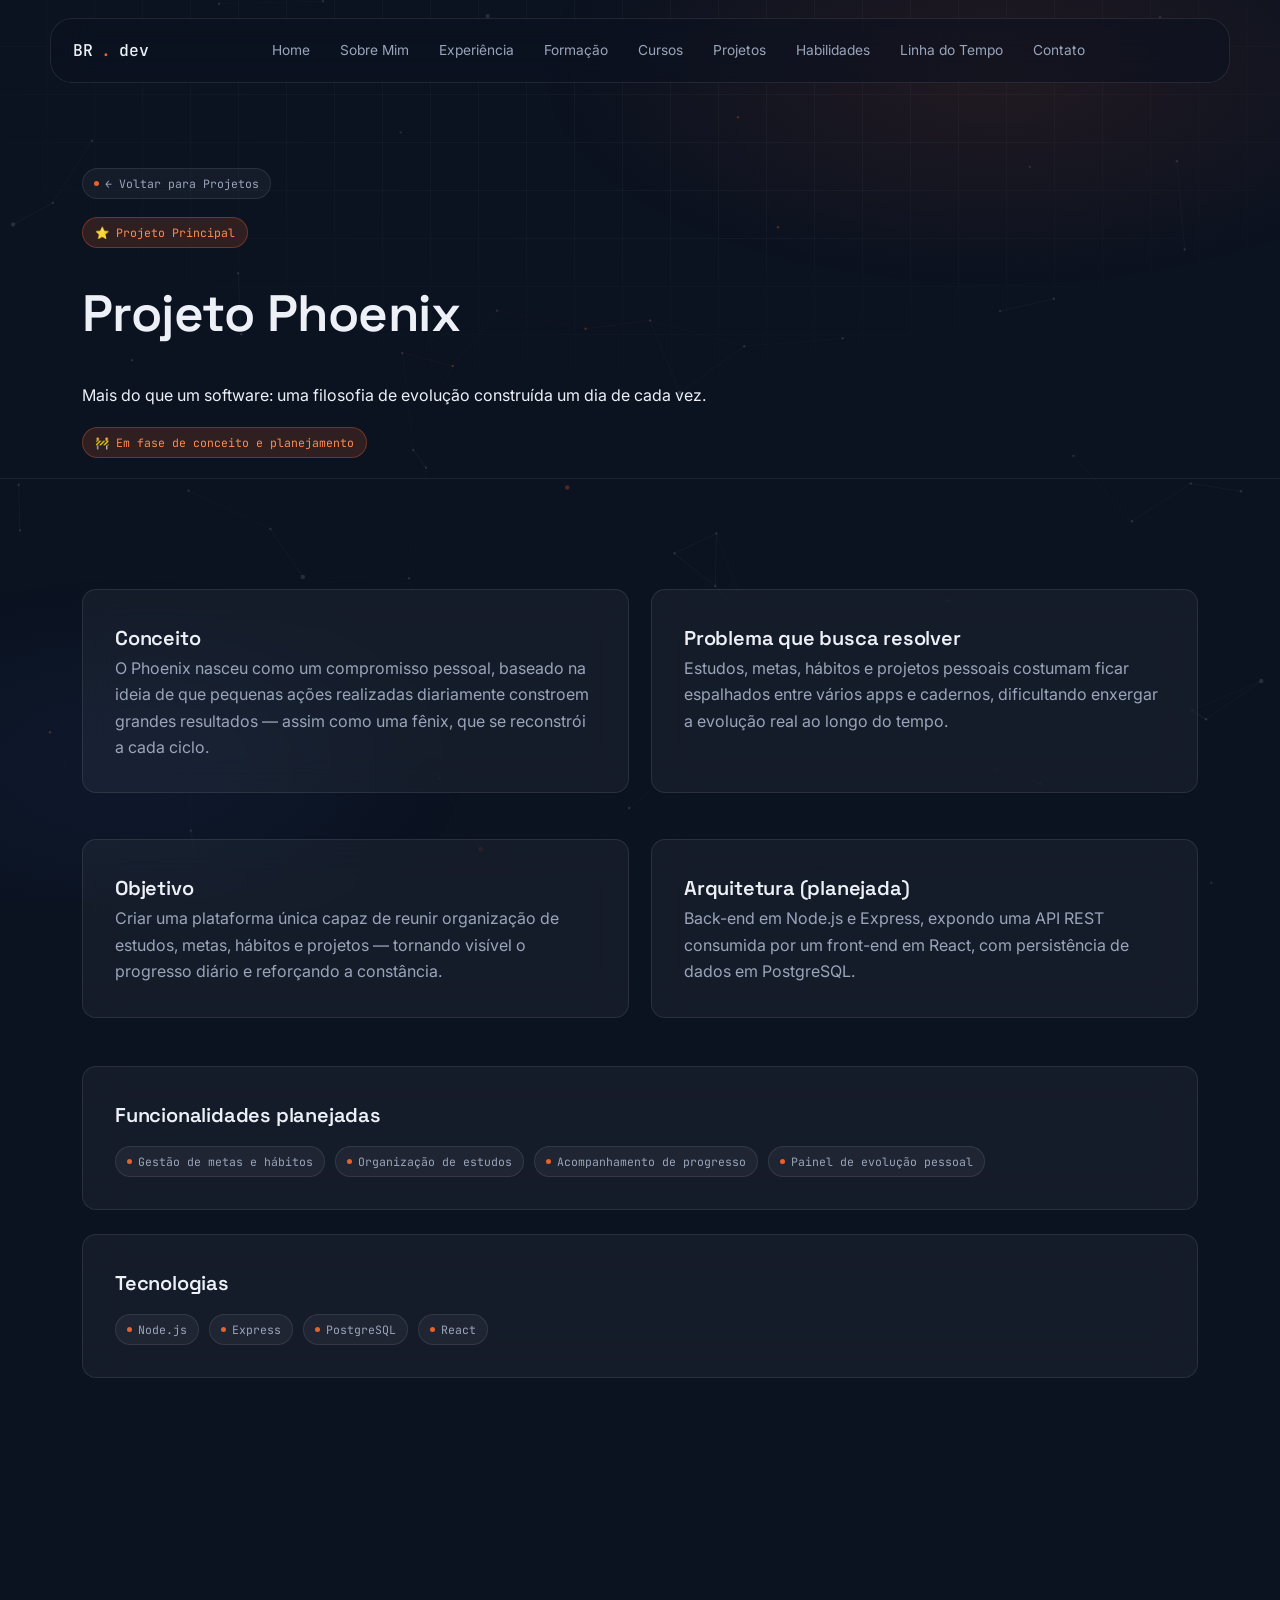
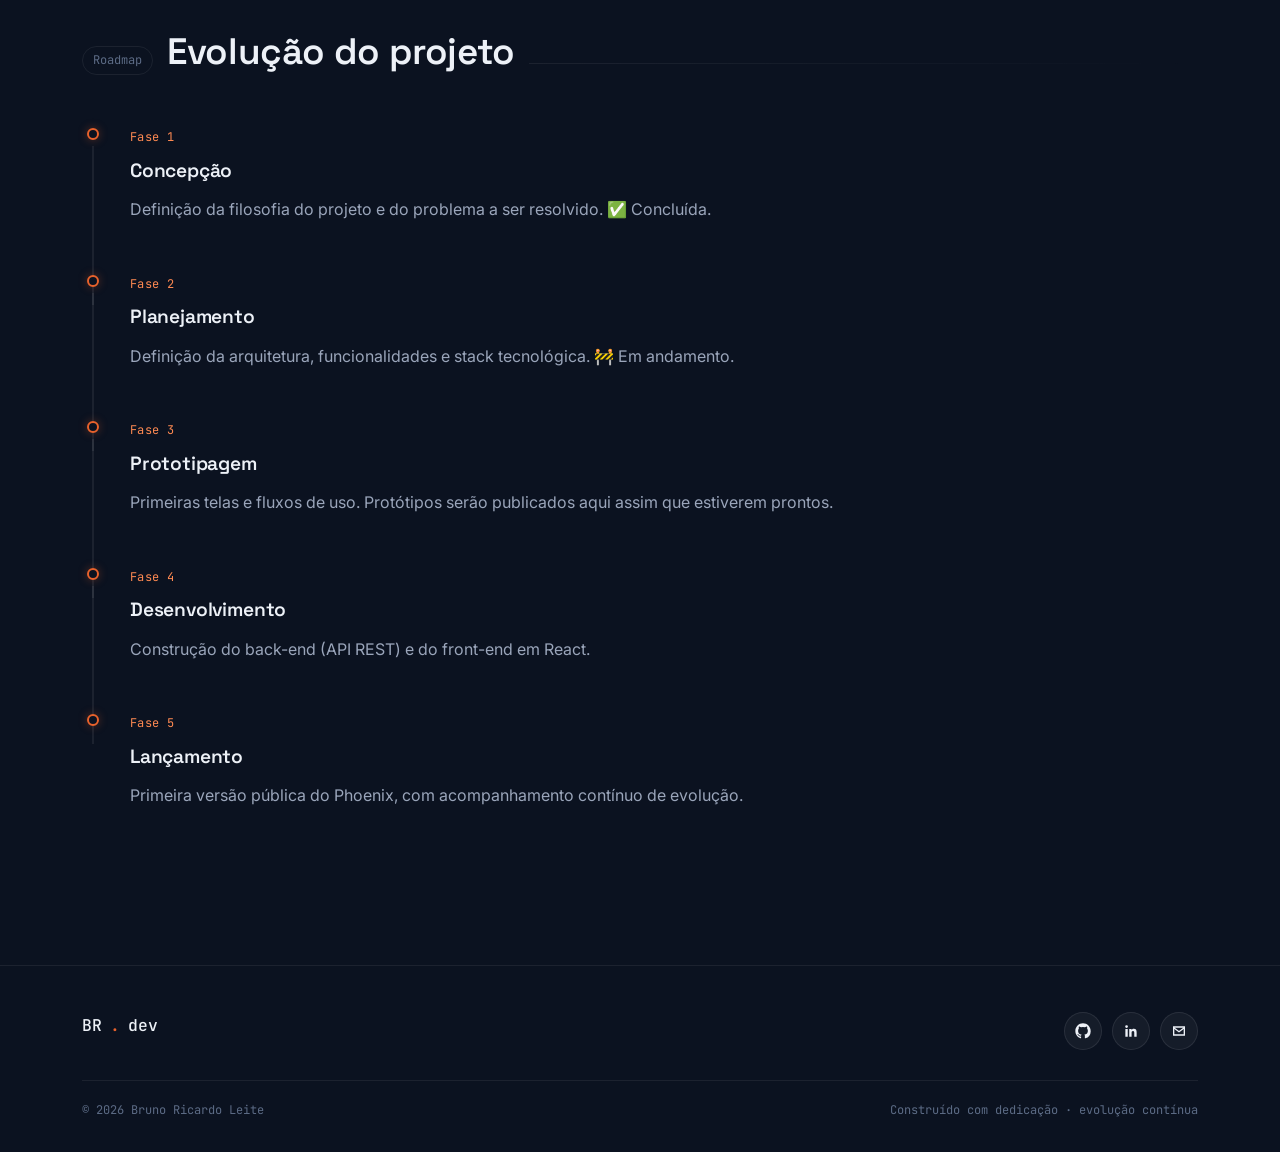
<file: projeto-phoenix.html>
<!DOCTYPE html>
<html lang="pt-BR">
<head>
  <meta charset="UTF-8" />
  <meta name="viewport" content="width=device-width, initial-scale=1.0" />
  <title>Projeto Phoenix · Bruno Ricardo Leite</title>
  <meta name="description" content="Detalhes do Projeto Phoenix: conceito, objetivo, arquitetura e roadmap." />

  <link rel="preconnect" href="https://fonts.googleapis.com" />
  <link rel="preconnect" href="https://fonts.gstatic.com" crossorigin />
  <link
    href="https://fonts.googleapis.com/css2?family=Space+Grotesk:wght@500;600;700&family=Inter:wght@400;500;600&family=JetBrains+Mono:wght@400;500&display=swap"
    rel="stylesheet"
  />

  <link rel="stylesheet" href="style.css" />
</head>
<body>

  <div class="bg-layer" aria-hidden="true">
    <div class="bg-grid"></div>
    <canvas id="circuit-canvas"></canvas>
    <div class="bg-vignette"></div>
  </div>

  <header class="site-header">
    <div class="nav-shell">
      <a href="index.html" class="logo">BR<span class="dot">.</span>dev</a>

      <nav class="main-nav">
        <a href="index.html">Home</a>
        <a href="sobre.html">Sobre Mim</a>
        <a href="experiencia.html">Experiência</a>
        <a href="formacao.html">Formação</a>
        <a href="cursos.html">Cursos</a>
        <a href="projetos.html">Projetos</a>
        <a href="habilidades.html">Habilidades</a>
        <a href="timeline.html">Linha do Tempo</a>
        <a href="contato.html">Contato</a>
      </nav>

      <div class="nav-cta">
        <button class="nav-toggle" aria-label="Abrir menu" aria-expanded="false">☰</button>
      </div>
    </div>
  </header>

  <section class="phoenix-hero">
    <div class="container">
      <a href="projetos.html" class="chip" style="width:fit-content"><span class="pip"></span>← Voltar para Projetos</a>
      <span class="star-badge">⭐ Projeto Principal</span>
      <h1 style="font-size:clamp(2rem,4.5vw,3.2rem); margin:6px 0 8px;">Projeto Phoenix</h1>
      <p class="lead">Mais do que um software: uma filosofia de evolução construída um dia de cada vez.</p>
      <span class="badge-status" style="width:fit-content">🚧 Em fase de conceito e planejamento</span>
    </div>
  </section>

  <section>
    <div class="container">
      <div class="phoenix-grid">

        <div class="glass-card info-card reveal">
          <h3>Conceito</h3>
          <p style="color:var(--text-secondary)">
            O Phoenix nasceu como um compromisso pessoal, baseado na ideia de que pequenas ações
            realizadas diariamente constroem grandes resultados — assim como uma fênix, que se
            reconstrói a cada ciclo.
          </p>
        </div>

        <div class="glass-card info-card reveal">
          <h3>Problema que busca resolver</h3>
          <p style="color:var(--text-secondary)">
            Estudos, metas, hábitos e projetos pessoais costumam ficar espalhados entre vários
            apps e cadernos, dificultando enxergar a evolução real ao longo do tempo.
          </p>
        </div>

        <div class="glass-card info-card reveal">
          <h3>Objetivo</h3>
          <p style="color:var(--text-secondary)">
            Criar uma plataforma única capaz de reunir organização de estudos, metas, hábitos e
            projetos — tornando visível o progresso diário e reforçando a constância.
          </p>
        </div>

        <div class="glass-card info-card reveal">
          <h3>Arquitetura (planejada)</h3>
          <p style="color:var(--text-secondary)">
            Back-end em Node.js e Express, expondo uma API REST consumida por um front-end em
            React, com persistência de dados em PostgreSQL.
          </p>
        </div>
      </div>

      <div class="glass-card info-card reveal" style="margin-top:24px">
        <h3>Funcionalidades planejadas</h3>
        <div class="feature-chip-grid" style="margin-top:14px">
          <span class="chip"><span class="pip"></span>Gestão de metas e hábitos</span>
          <span class="chip"><span class="pip"></span>Organização de estudos</span>
          <span class="chip"><span class="pip"></span>Acompanhamento de progresso</span>
          <span class="chip"><span class="pip"></span>Painel de evolução pessoal</span>
        </div>
      </div>

      <div class="glass-card info-card reveal" style="margin-top:24px">
        <h3>Tecnologias</h3>
        <div class="feature-chip-grid" style="margin-top:14px">
          <span class="chip"><span class="pip"></span>Node.js</span>
          <span class="chip"><span class="pip"></span>Express</span>
          <span class="chip"><span class="pip"></span>PostgreSQL</span>
          <span class="chip"><span class="pip"></span>React</span>
        </div>
      </div>
    </div>
  </section>

  <section>
    <div class="container">
      <div class="section-heading reveal">
        <span class="tag">Roadmap</span>
        <h2>Evolução do projeto</h2>
        <div class="rule"></div>
      </div>

      <div class="vtimeline">
        <div class="vt-item reveal">
          <div class="vt-marker"><span class="dot"></span></div>
          <div class="vt-content">
            <span class="vt-period">Fase 1</span>
            <h3>Concepção</h3>
            <p>Definição da filosofia do projeto e do problema a ser resolvido. ✅ Concluída.</p>
          </div>
        </div>
        <div class="vt-item reveal">
          <div class="vt-marker"><span class="dot"></span></div>
          <div class="vt-content">
            <span class="vt-period">Fase 2</span>
            <h3>Planejamento</h3>
            <p>Definição da arquitetura, funcionalidades e stack tecnológica. 🚧 Em andamento.</p>
          </div>
        </div>
        <div class="vt-item reveal">
          <div class="vt-marker"><span class="dot"></span></div>
          <div class="vt-content">
            <span class="vt-period">Fase 3</span>
            <h3>Prototipagem</h3>
            <p>Primeiras telas e fluxos de uso. Protótipos serão publicados aqui assim que estiverem prontos.</p>
          </div>
        </div>
        <div class="vt-item reveal">
          <div class="vt-marker"><span class="dot"></span></div>
          <div class="vt-content">
            <span class="vt-period">Fase 4</span>
            <h3>Desenvolvimento</h3>
            <p>Construção do back-end (API REST) e do front-end em React.</p>
          </div>
        </div>
        <div class="vt-item reveal">
          <div class="vt-marker"><span class="dot"></span></div>
          <div class="vt-content">
            <span class="vt-period">Fase 5</span>
            <h3>Lançamento</h3>
            <p>Primeira versão pública do Phoenix, com acompanhamento contínuo de evolução.</p>
          </div>
        </div>
      </div>
    </div>
  </section>

  <footer class="site-footer">
    <div class="container">
      <div class="footer-top">
        <div class="logo">BR<span class="dot">.</span>dev</div>
        <div class="footer-social">
          <a href="https://github.com/BrunoLeite456" target="_blank" rel="noopener" aria-label="GitHub">
            <svg viewBox="0 0 24 24" fill="currentColor"><path d="M12 .5C5.65.5.5 5.65.5 12c0 5.08 3.29 9.39 7.86 10.91.57.1.78-.25.78-.55 0-.27-.01-1.16-.02-2.1-3.2.7-3.87-1.36-3.87-1.36-.53-1.33-1.28-1.69-1.28-1.69-1.05-.71.08-.7.08-.7 1.16.08 1.77 1.19 1.77 1.19 1.03 1.76 2.7 1.25 3.36.96.1-.75.4-1.25.73-1.54-2.55-.29-5.24-1.28-5.24-5.68 0-1.25.45-2.28 1.18-3.08-.12-.29-.51-1.46.11-3.05 0 0 .96-.31 3.15 1.18a10.9 10.9 0 0 1 5.73 0c2.19-1.49 3.15-1.18 3.15-1.18.62 1.59.23 2.76.11 3.05.74.8 1.18 1.83 1.18 3.08 0 4.41-2.69 5.38-5.25 5.67.42.36.78 1.08.78 2.17 0 1.56-.01 2.82-.01 3.2 0 .3.2.66.79.55A10.52 10.52 0 0 0 23.5 12C23.5 5.65 18.35.5 12 .5Z"/></svg>
          </a>
          <a href="https://www.linkedin.com/in/bruno-ricardo-95281b270/" target="_blank" rel="noopener" aria-label="LinkedIn">
            <svg viewBox="0 0 24 24" fill="currentColor"><path d="M20.45 20.45h-3.56v-5.57c0-1.33-.02-3.04-1.85-3.04-1.85 0-2.14 1.45-2.14 2.94v5.67H9.34V9h3.42v1.56h.05c.48-.9 1.64-1.85 3.38-1.85 3.6 0 4.27 2.37 4.27 5.46v6.28ZM5.34 7.43a2.07 2.07 0 1 1 0-4.14 2.07 2.07 0 0 1 0 4.14ZM7.12 20.45H3.56V9h3.56v11.45Z"/></svg>
          </a>
          <a href="mailto:bruleite.ric@gmail.com" aria-label="E-mail">
            <svg viewBox="0 0 24 24" fill="none" stroke="currentColor" stroke-width="2"><path d="M4 6h16v12H4z"/><path d="m4 7 8 6 8-6"/></svg>
          </a>
        </div>
      </div>
      <div class="footer-bottom">
        <span>© 2026 Bruno Ricardo Leite</span>
        <span>Construído com dedicação · evolução contínua</span>
      </div>
    </div>
  </footer>

  <script src="script.js"></script>
</body>
</html>
</file>
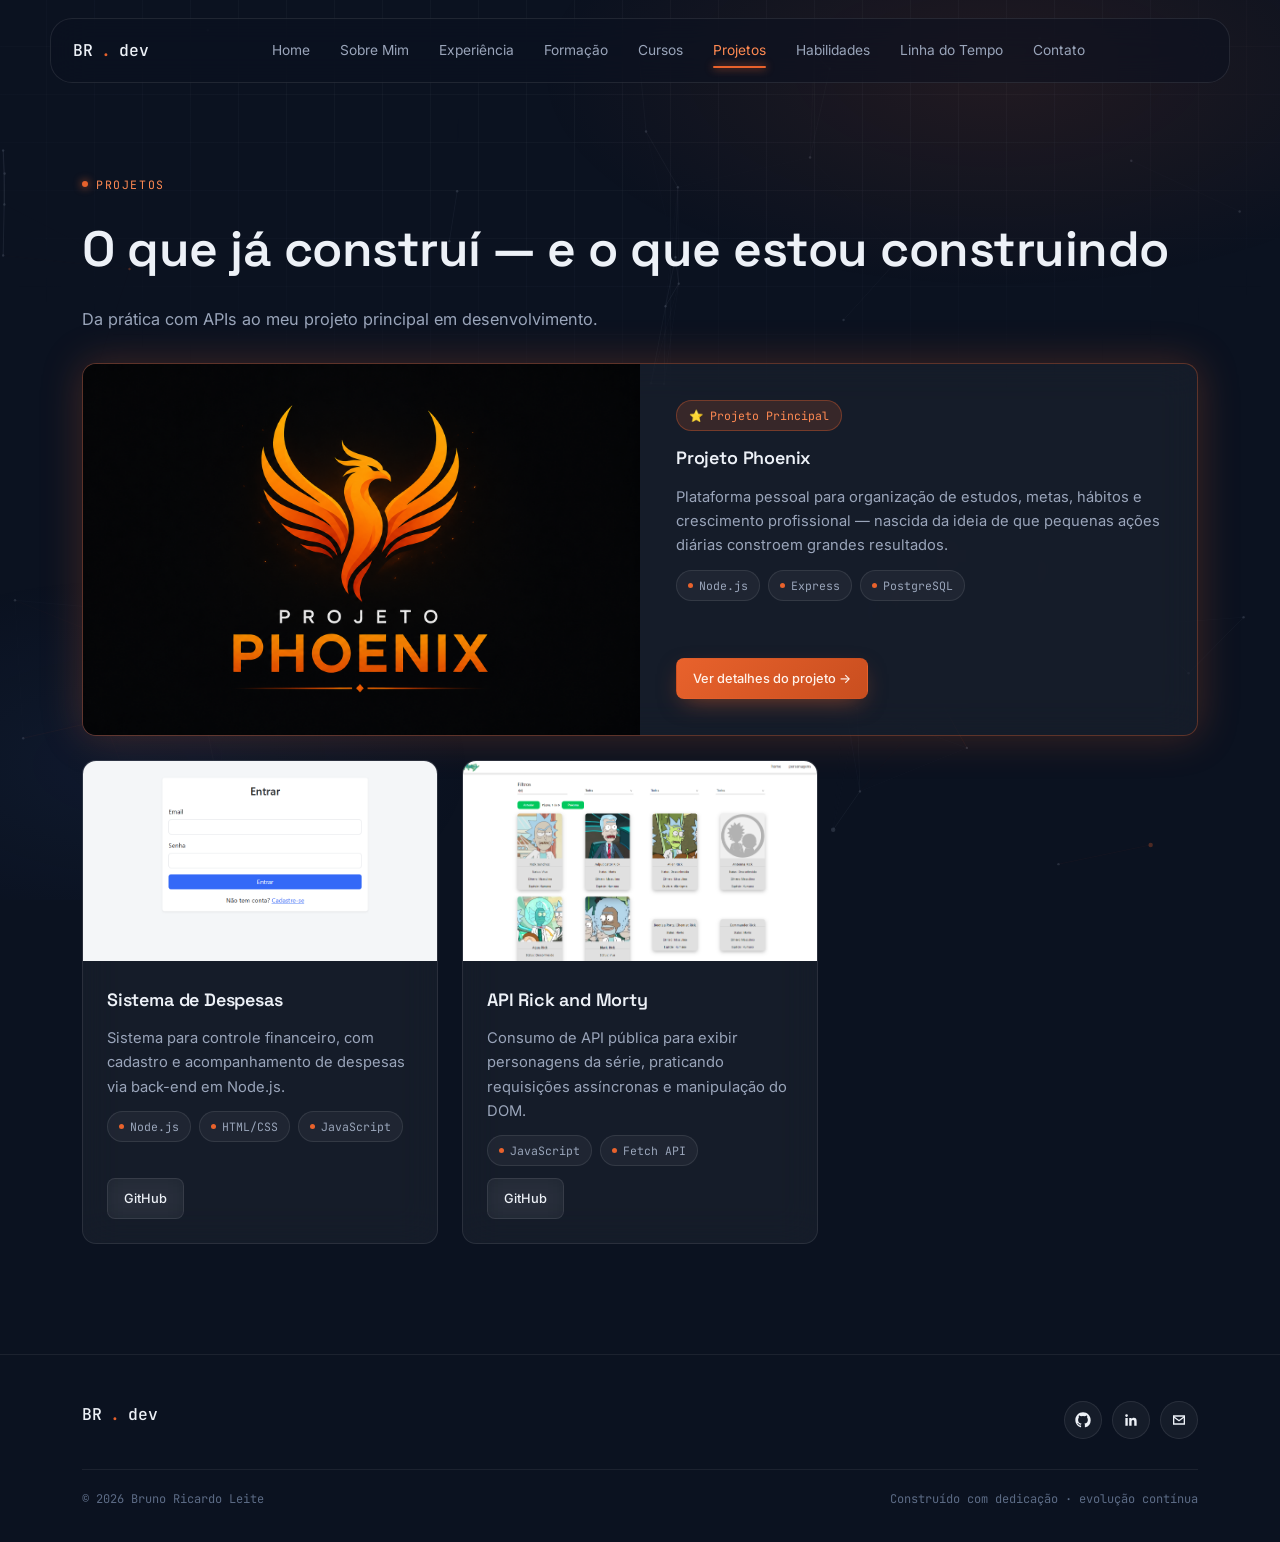
<file: projetos.html>
<!DOCTYPE html>
<html lang="pt-BR">
<head>
  <meta charset="UTF-8" />
  <meta name="viewport" content="width=device-width, initial-scale=1.0" />
  <title>Projetos · Bruno Ricardo Leite</title>
  <meta name="description" content="Projetos desenvolvidos por Bruno Ricardo Leite, incluindo o Projeto Phoenix." />

  <link rel="preconnect" href="https://fonts.googleapis.com" />
  <link rel="preconnect" href="https://fonts.gstatic.com" crossorigin />
  <link
    href="https://fonts.googleapis.com/css2?family=Space+Grotesk:wght@500;600;700&family=Inter:wght@400;500;600&family=JetBrains+Mono:wght@400;500&display=swap"
    rel="stylesheet"
  />

  <link rel="stylesheet" href="style.css" />
</head>
<body>

  <div class="bg-layer" aria-hidden="true">
    <div class="bg-grid"></div>
    <canvas id="circuit-canvas"></canvas>
    <div class="bg-vignette"></div>
  </div>

  <header class="site-header">
    <div class="nav-shell">
      <a href="index.html" class="logo">BR<span class="dot">.</span>dev</a>

      <nav class="main-nav">
        <a href="index.html">Home</a>
        <a href="sobre.html">Sobre Mim</a>
        <a href="experiencia.html">Experiência</a>
        <a href="formacao.html">Formação</a>
        <a href="cursos.html">Cursos</a>
        <a href="projetos.html">Projetos</a>
        <a href="habilidades.html">Habilidades</a>
        <a href="timeline.html">Linha do Tempo</a>
        <a href="contato.html">Contato</a>
      </nav>

      <div class="nav-cta">
        <button class="nav-toggle" aria-label="Abrir menu" aria-expanded="false">☰</button>
      </div>
    </div>
  </header>

  <section class="page-hero">
    <div class="container">
      <span class="eyebrow">Projetos</span>
      <h1>O que já construí — e o que estou construindo</h1>
      <p class="lead">Da prática com APIs ao meu projeto principal em desenvolvimento.</p>
    </div>
  </section>

  <section style="padding-top:0">
    <div class="container">
      <div class="projects-grid">

        <a href="projeto-phoenix.html" class="glass-card project-card featured reveal">
          <div class="thumb"><img src="img/Phoenix.png" alt="Projeto Phoenix" /></div>
          <div class="body">
            <span class="star-badge">⭐ Projeto Principal</span>
            <h3>Projeto Phoenix</h3>
            <p>
              Plataforma pessoal para organização de estudos, metas, hábitos e crescimento profissional —
              nascida da ideia de que pequenas ações diárias constroem grandes resultados.
            </p>
            <div class="tags">
              <span class="chip"><span class="pip"></span>Node.js</span>
              <span class="chip"><span class="pip"></span>Express</span>
              <span class="chip"><span class="pip"></span>PostgreSQL</span>
            </div>
            <div class="card-actions">
              <span class="btn btn-primary btn-sm">Ver detalhes do projeto →</span>
            </div>
          </div>
        </a>

        <div class="glass-card project-card reveal">
          <div class="thumb"><img src="img/tela1.png" alt="Sistema de Despesas" /></div>
          <div class="body">
            <h3>Sistema de Despesas</h3>
            <p>Sistema para controle financeiro, com cadastro e acompanhamento de despesas via back-end em Node.js.</p>
            <div class="tags">
              <span class="chip"><span class="pip"></span>Node.js</span>
              <span class="chip"><span class="pip"></span>HTML/CSS</span>
              <span class="chip"><span class="pip"></span>JavaScript</span>
            </div>
            <div class="card-actions">
              <a href="https://github.com/BrunoLeite456/Atividade-Final-Front-End" target="_blank" rel="noopener" class="btn btn-ghost btn-sm">GitHub</a>
            </div>
          </div>
        </div>

        <div class="glass-card project-card reveal">
          <div class="thumb"><img src="img/Rick.png" alt="API Rick and Morty" /></div>
          <div class="body">
            <h3>API Rick and Morty</h3>
            <p>Consumo de API pública para exibir personagens da série, praticando requisições assíncronas e manipulação do DOM.</p>
            <div class="tags">
              <span class="chip"><span class="pip"></span>JavaScript</span>
              <span class="chip"><span class="pip"></span>Fetch API</span>
            </div>
            <div class="card-actions">
              <a href="https://github.com/BrunoLeite456" target="_blank" rel="noopener" class="btn btn-ghost btn-sm">GitHub</a>
            </div>
          </div>
        </div>

      </div>
    </div>
  </section>

  <footer class="site-footer">
    <div class="container">
      <div class="footer-top">
        <div class="logo">BR<span class="dot">.</span>dev</div>
        <div class="footer-social">
          <a href="https://github.com/BrunoLeite456" target="_blank" rel="noopener" aria-label="GitHub">
            <svg viewBox="0 0 24 24" fill="currentColor"><path d="M12 .5C5.65.5.5 5.65.5 12c0 5.08 3.29 9.39 7.86 10.91.57.1.78-.25.78-.55 0-.27-.01-1.16-.02-2.1-3.2.7-3.87-1.36-3.87-1.36-.53-1.33-1.28-1.69-1.28-1.69-1.05-.71.08-.7.08-.7 1.16.08 1.77 1.19 1.77 1.19 1.03 1.76 2.7 1.25 3.36.96.1-.75.4-1.25.73-1.54-2.55-.29-5.24-1.28-5.24-5.68 0-1.25.45-2.28 1.18-3.08-.12-.29-.51-1.46.11-3.05 0 0 .96-.31 3.15 1.18a10.9 10.9 0 0 1 5.73 0c2.19-1.49 3.15-1.18 3.15-1.18.62 1.59.23 2.76.11 3.05.74.8 1.18 1.83 1.18 3.08 0 4.41-2.69 5.38-5.25 5.67.42.36.78 1.08.78 2.17 0 1.56-.01 2.82-.01 3.2 0 .3.2.66.79.55A10.52 10.52 0 0 0 23.5 12C23.5 5.65 18.35.5 12 .5Z"/></svg>
          </a>
          <a href="https://www.linkedin.com/in/bruno-ricardo-95281b270/" target="_blank" rel="noopener" aria-label="LinkedIn">
            <svg viewBox="0 0 24 24" fill="currentColor"><path d="M20.45 20.45h-3.56v-5.57c0-1.33-.02-3.04-1.85-3.04-1.85 0-2.14 1.45-2.14 2.94v5.67H9.34V9h3.42v1.56h.05c.48-.9 1.64-1.85 3.38-1.85 3.6 0 4.27 2.37 4.27 5.46v6.28ZM5.34 7.43a2.07 2.07 0 1 1 0-4.14 2.07 2.07 0 0 1 0 4.14ZM7.12 20.45H3.56V9h3.56v11.45Z"/></svg>
          </a>
          <a href="mailto:bruleite.ric@gmail.com" aria-label="E-mail">
            <svg viewBox="0 0 24 24" fill="none" stroke="currentColor" stroke-width="2"><path d="M4 6h16v12H4z"/><path d="m4 7 8 6 8-6"/></svg>
          </a>
        </div>
      </div>
      <div class="footer-bottom">
        <span>© 2026 Bruno Ricardo Leite</span>
        <span>Construído com dedicação · evolução contínua</span>
      </div>
    </div>
  </footer>

  <script src="script.js"></script>
</body>
</html>
</file>
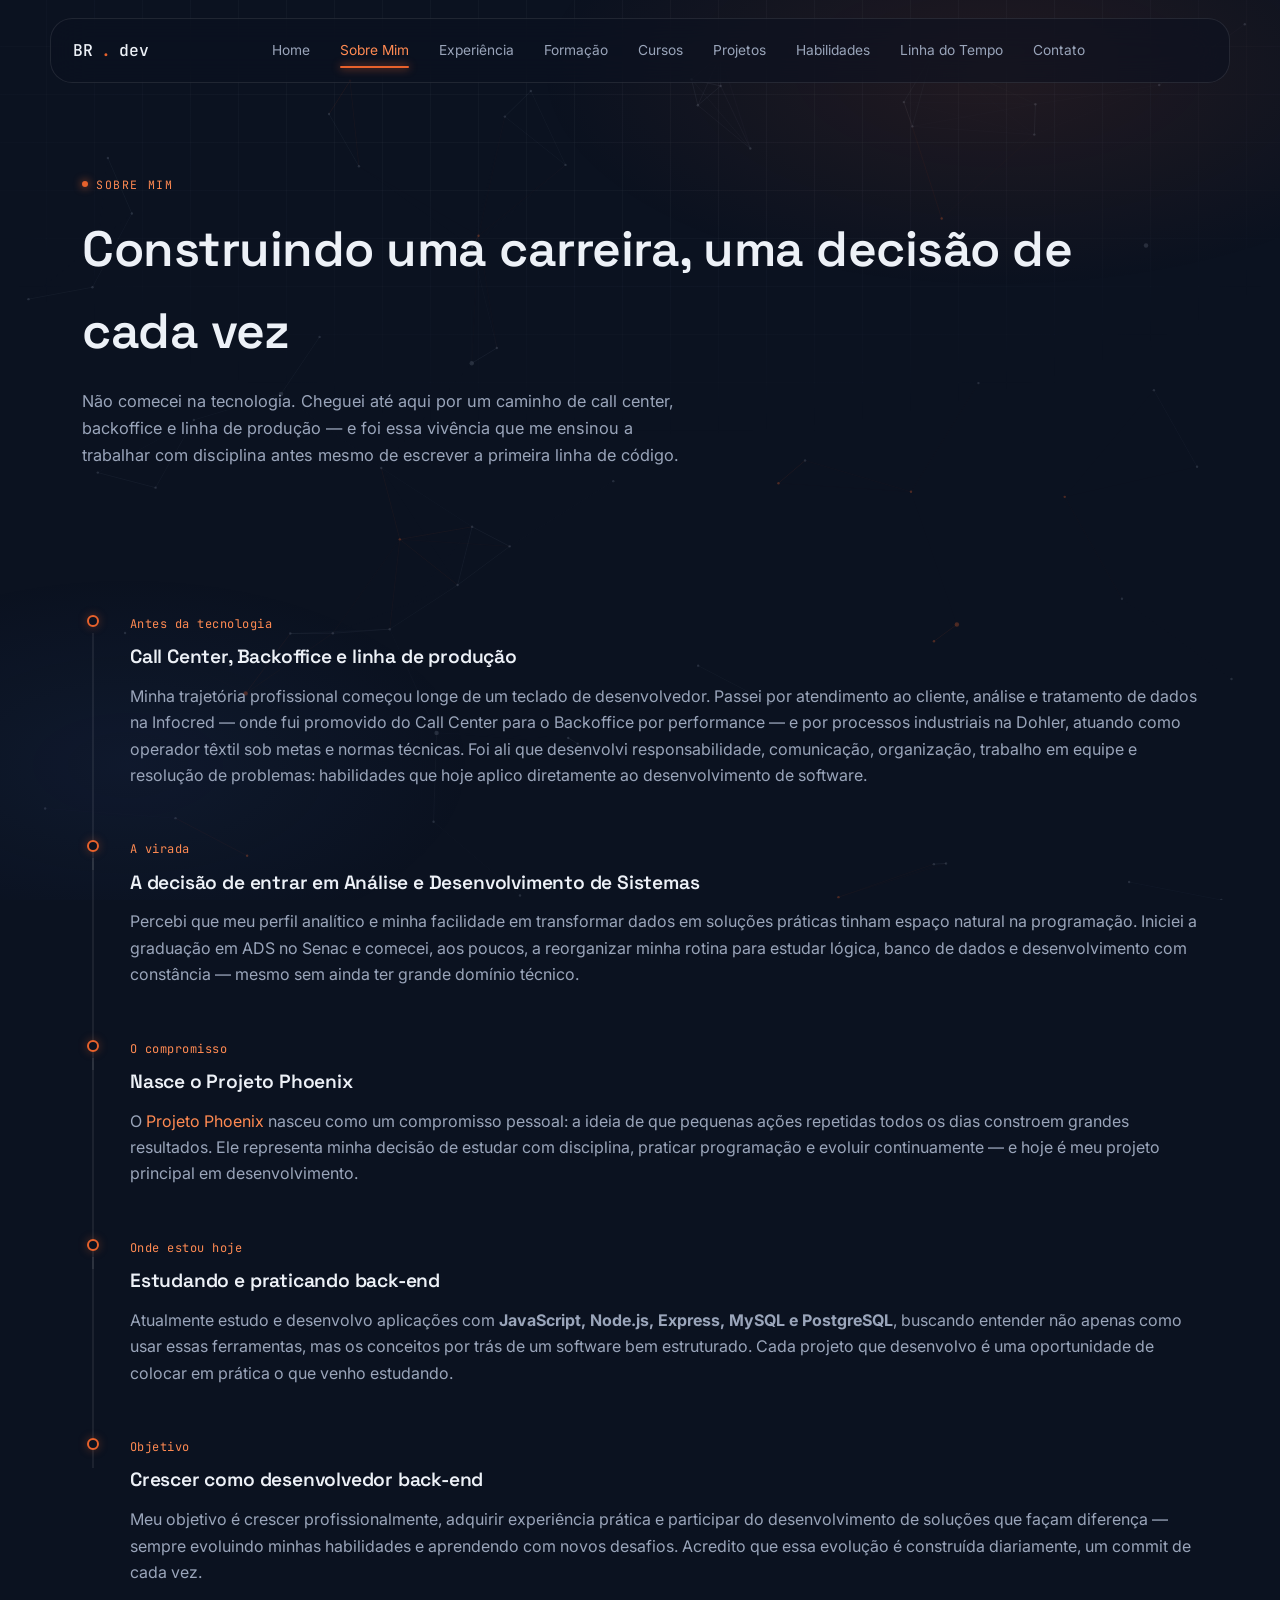
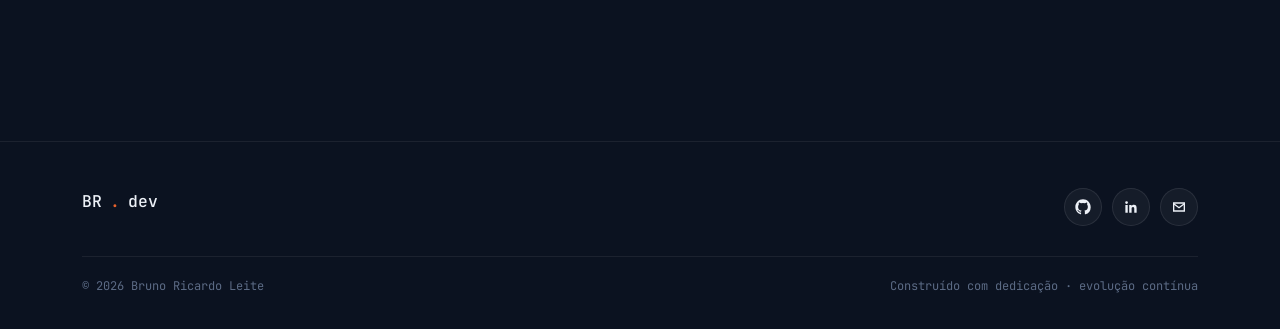
<file: sobre.html>
<!DOCTYPE html>
<html lang="pt-BR">
<head>
  <meta charset="UTF-8" />
  <meta name="viewport" content="width=device-width, initial-scale=1.0" />
  <title>Sobre Mim · Bruno Ricardo Leite</title>
  <meta name="description" content="A trajetória de Bruno Ricardo Leite até a tecnologia: de call center e backoffice ao desenvolvimento back-end." />

  <link rel="preconnect" href="https://fonts.googleapis.com" />
  <link rel="preconnect" href="https://fonts.gstatic.com" crossorigin />
  <link
    href="https://fonts.googleapis.com/css2?family=Space+Grotesk:wght@500;600;700&family=Inter:wght@400;500;600&family=JetBrains+Mono:wght@400;500&display=swap"
    rel="stylesheet"
  />

  <link rel="stylesheet" href="style.css" />
</head>
<body>

  <div class="bg-layer" aria-hidden="true">
    <div class="bg-grid"></div>
    <canvas id="circuit-canvas"></canvas>
    <div class="bg-vignette"></div>
  </div>

  <header class="site-header">
    <div class="nav-shell">
      <a href="index.html" class="logo">BR<span class="dot">.</span>dev</a>

      <nav class="main-nav">
        <a href="index.html">Home</a>
        <a href="sobre.html">Sobre Mim</a>
        <a href="experiencia.html">Experiência</a>
        <a href="formacao.html">Formação</a>
        <a href="cursos.html">Cursos</a>
        <a href="projetos.html">Projetos</a>
        <a href="habilidades.html">Habilidades</a>
        <a href="timeline.html">Linha do Tempo</a>
        <a href="contato.html">Contato</a>
      </nav>

      <div class="nav-cta">
        <button class="nav-toggle" aria-label="Abrir menu" aria-expanded="false">☰</button>
      </div>
    </div>
  </header>

  <section class="page-hero">
    <div class="container">
      <span class="eyebrow">Sobre mim</span>
      <h1>Construindo uma carreira, uma decisão de cada vez</h1>
      <p class="lead">
        Não comecei na tecnologia. Cheguei até aqui por um caminho de call center,
        backoffice e linha de produção — e foi essa vivência que me ensinou a trabalhar
        com disciplina antes mesmo de escrever a primeira linha de código.
      </p>
    </div>
  </section>

  <section>
    <div class="container">
      <div class="vtimeline">

        <div class="vt-item reveal">
          <div class="vt-marker"><span class="dot"></span></div>
          <div class="vt-content">
            <span class="vt-period">Antes da tecnologia</span>
            <h3>Call Center, Backoffice e linha de produção</h3>
            <p>
              Minha trajetória profissional começou longe de um teclado de desenvolvedor.
              Passei por atendimento ao cliente, análise e tratamento de dados na Infocred —
              onde fui promovido do Call Center para o Backoffice por performance — e por
              processos industriais na Dohler, atuando como operador têxtil sob metas e normas técnicas.
              Foi ali que desenvolvi responsabilidade, comunicação, organização, trabalho em equipe
              e resolução de problemas: habilidades que hoje aplico diretamente ao desenvolvimento de software.
            </p>
          </div>
        </div>

        <div class="vt-item reveal">
          <div class="vt-marker"><span class="dot"></span></div>
          <div class="vt-content">
            <span class="vt-period">A virada</span>
            <h3>A decisão de entrar em Análise e Desenvolvimento de Sistemas</h3>
            <p>
              Percebi que meu perfil analítico e minha facilidade em transformar dados em soluções
              práticas tinham espaço natural na programação. Iniciei a graduação em ADS no Senac
              e comecei, aos poucos, a reorganizar minha rotina para estudar lógica, banco de dados
              e desenvolvimento com constância — mesmo sem ainda ter grande domínio técnico.
            </p>
          </div>
        </div>

        <div class="vt-item reveal">
          <div class="vt-marker"><span class="dot"></span></div>
          <div class="vt-content">
            <span class="vt-period">O compromisso</span>
            <h3>Nasce o Projeto Phoenix</h3>
            <p>
              O <a href="projetos.html" class="phoenix-link" style="color:var(--accent-bright)">Projeto Phoenix</a>
              nasceu como um compromisso pessoal: a ideia de que pequenas ações repetidas todos os dias
              constroem grandes resultados. Ele representa minha decisão de estudar com disciplina,
              praticar programação e evoluir continuamente — e hoje é meu projeto principal em desenvolvimento.
            </p>
          </div>
        </div>

        <div class="vt-item reveal">
          <div class="vt-marker"><span class="dot"></span></div>
          <div class="vt-content">
            <span class="vt-period">Onde estou hoje</span>
            <h3>Estudando e praticando back-end</h3>
            <p>
              Atualmente estudo e desenvolvo aplicações com <strong>JavaScript, Node.js, Express,
              MySQL e PostgreSQL</strong>, buscando entender não apenas como usar essas ferramentas,
              mas os conceitos por trás de um software bem estruturado. Cada projeto que desenvolvo
              é uma oportunidade de colocar em prática o que venho estudando.
            </p>
          </div>
        </div>

        <div class="vt-item reveal">
          <div class="vt-marker"><span class="dot"></span></div>
          <div class="vt-content">
            <span class="vt-period">Objetivo</span>
            <h3>Crescer como desenvolvedor back-end</h3>
            <p>
              Meu objetivo é crescer profissionalmente, adquirir experiência prática e participar
              do desenvolvimento de soluções que façam diferença — sempre evoluindo minhas habilidades
              e aprendendo com novos desafios. Acredito que essa evolução é construída diariamente,
              um commit de cada vez.
            </p>
          </div>
        </div>

      </div>
    </div>
  </section>

  <footer class="site-footer">
    <div class="container">
      <div class="footer-top">
        <div class="logo">BR<span class="dot">.</span>dev</div>
        <div class="footer-social">
          <a href="https://github.com/BrunoLeite456" target="_blank" rel="noopener" aria-label="GitHub">
            <svg viewBox="0 0 24 24" fill="currentColor"><path d="M12 .5C5.65.5.5 5.65.5 12c0 5.08 3.29 9.39 7.86 10.91.57.1.78-.25.78-.55 0-.27-.01-1.16-.02-2.1-3.2.7-3.87-1.36-3.87-1.36-.53-1.33-1.28-1.69-1.28-1.69-1.05-.71.08-.7.08-.7 1.16.08 1.77 1.19 1.77 1.19 1.03 1.76 2.7 1.25 3.36.96.1-.75.4-1.25.73-1.54-2.55-.29-5.24-1.28-5.24-5.68 0-1.25.45-2.28 1.18-3.08-.12-.29-.51-1.46.11-3.05 0 0 .96-.31 3.15 1.18a10.9 10.9 0 0 1 5.73 0c2.19-1.49 3.15-1.18 3.15-1.18.62 1.59.23 2.76.11 3.05.74.8 1.18 1.83 1.18 3.08 0 4.41-2.69 5.38-5.25 5.67.42.36.78 1.08.78 2.17 0 1.56-.01 2.82-.01 3.2 0 .3.2.66.79.55A10.52 10.52 0 0 0 23.5 12C23.5 5.65 18.35.5 12 .5Z"/></svg>
          </a>
          <a href="https://www.linkedin.com/in/bruno-ricardo-95281b270/" target="_blank" rel="noopener" aria-label="LinkedIn">
            <svg viewBox="0 0 24 24" fill="currentColor"><path d="M20.45 20.45h-3.56v-5.57c0-1.33-.02-3.04-1.85-3.04-1.85 0-2.14 1.45-2.14 2.94v5.67H9.34V9h3.42v1.56h.05c.48-.9 1.64-1.85 3.38-1.85 3.6 0 4.27 2.37 4.27 5.46v6.28ZM5.34 7.43a2.07 2.07 0 1 1 0-4.14 2.07 2.07 0 0 1 0 4.14ZM7.12 20.45H3.56V9h3.56v11.45Z"/></svg>
          </a>
          <a href="mailto:bruleite.ric@gmail.com" aria-label="E-mail">
            <svg viewBox="0 0 24 24" fill="none" stroke="currentColor" stroke-width="2"><path d="M4 6h16v12H4z"/><path d="m4 7 8 6 8-6"/></svg>
          </a>
        </div>
      </div>
      <div class="footer-bottom">
        <span>© 2026 Bruno Ricardo Leite</span>
        <span>Construído com dedicação · evolução contínua</span>
      </div>
    </div>
  </footer>

  <script src="script.js"></script>
</body>
</html>
</file>
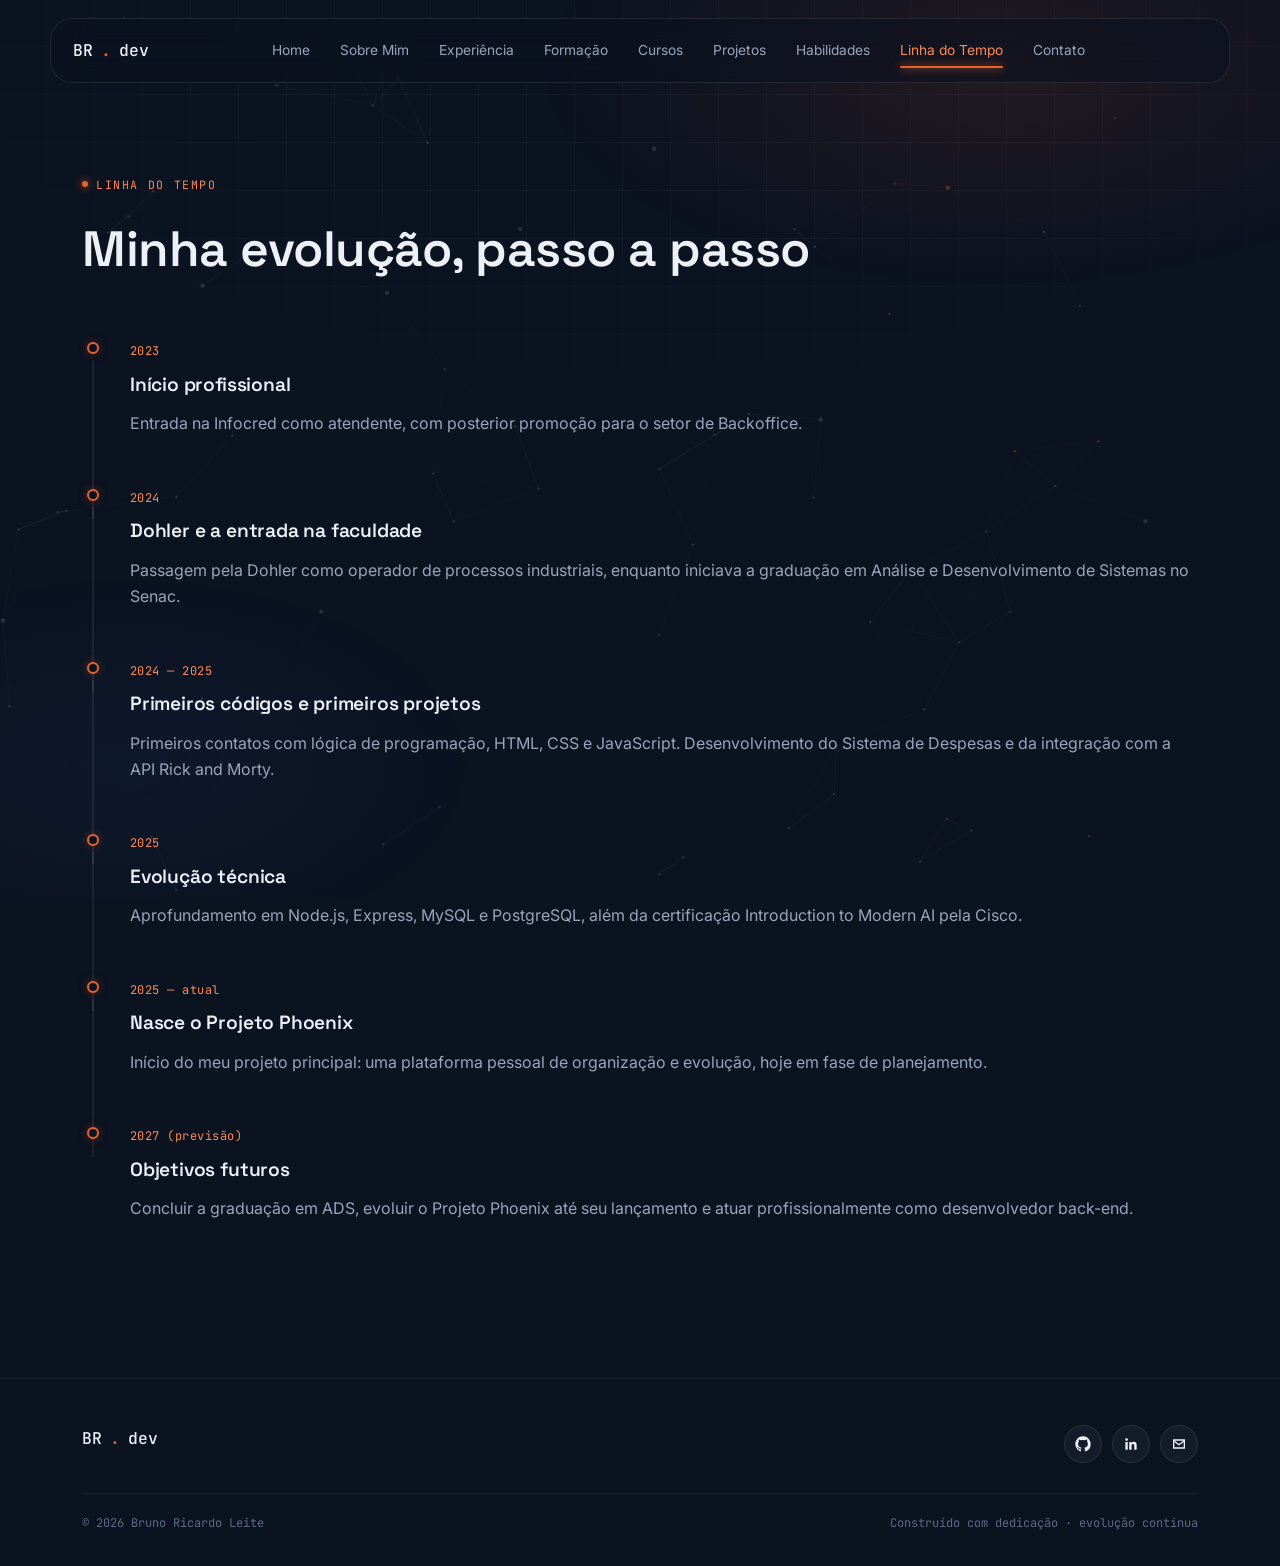
<file: timeline.html>
<!DOCTYPE html>
<html lang="pt-BR">
<head>
  <meta charset="UTF-8" />
  <meta name="viewport" content="width=device-width, initial-scale=1.0" />
  <title>Linha do Tempo · Bruno Ricardo Leite</title>
  <meta name="description" content="Linha do tempo da evolução profissional e acadêmica de Bruno Ricardo Leite." />

  <link rel="preconnect" href="https://fonts.googleapis.com" />
  <link rel="preconnect" href="https://fonts.gstatic.com" crossorigin />
  <link
    href="https://fonts.googleapis.com/css2?family=Space+Grotesk:wght@500;600;700&family=Inter:wght@400;500;600&family=JetBrains+Mono:wght@400;500&display=swap"
    rel="stylesheet"
  />

  <link rel="stylesheet" href="style.css" />
</head>
<body>

  <div class="bg-layer" aria-hidden="true">
    <div class="bg-grid"></div>
    <canvas id="circuit-canvas"></canvas>
    <div class="bg-vignette"></div>
  </div>

  <header class="site-header">
    <div class="nav-shell">
      <a href="index.html" class="logo">BR<span class="dot">.</span>dev</a>

      <nav class="main-nav">
        <a href="index.html">Home</a>
        <a href="sobre.html">Sobre Mim</a>
        <a href="experiencia.html">Experiência</a>
        <a href="formacao.html">Formação</a>
        <a href="cursos.html">Cursos</a>
        <a href="projetos.html">Projetos</a>
        <a href="habilidades.html">Habilidades</a>
        <a href="timeline.html">Linha do Tempo</a>
        <a href="contato.html">Contato</a>
      </nav>

      <div class="nav-cta">
        <button class="nav-toggle" aria-label="Abrir menu" aria-expanded="false">☰</button>
      </div>
    </div>
  </header>

  <section class="page-hero">
    <div class="container">
      <span class="eyebrow">Linha do tempo</span>
      <h1>Minha evolução, passo a passo</h1>
    </div>
  </section>

  <section style="padding-top:0">
    <div class="container">
      <div class="vtimeline">

        <div class="vt-item reveal">
          <div class="vt-marker"><span class="dot"></span></div>
          <div class="vt-content">
            <span class="vt-period">2023</span>
            <h3>Início profissional</h3>
            <p>Entrada na Infocred como atendente, com posterior promoção para o setor de Backoffice.</p>
          </div>
        </div>

        <div class="vt-item reveal">
          <div class="vt-marker"><span class="dot"></span></div>
          <div class="vt-content">
            <span class="vt-period">2024</span>
            <h3>Dohler e a entrada na faculdade</h3>
            <p>Passagem pela Dohler como operador de processos industriais, enquanto iniciava a graduação em Análise e Desenvolvimento de Sistemas no Senac.</p>
          </div>
        </div>

        <div class="vt-item reveal">
          <div class="vt-marker"><span class="dot"></span></div>
          <div class="vt-content">
            <span class="vt-period">2024 — 2025</span>
            <h3>Primeiros códigos e primeiros projetos</h3>
            <p>Primeiros contatos com lógica de programação, HTML, CSS e JavaScript. Desenvolvimento do Sistema de Despesas e da integração com a API Rick and Morty.</p>
          </div>
        </div>

        <div class="vt-item reveal">
          <div class="vt-marker"><span class="dot"></span></div>
          <div class="vt-content">
            <span class="vt-period">2025</span>
            <h3>Evolução técnica</h3>
            <p>Aprofundamento em Node.js, Express, MySQL e PostgreSQL, além da certificação Introduction to Modern AI pela Cisco.</p>
          </div>
        </div>

        <div class="vt-item reveal">
          <div class="vt-marker"><span class="dot"></span></div>
          <div class="vt-content">
            <span class="vt-period">2025 — atual</span>
            <h3>Nasce o Projeto Phoenix</h3>
            <p>Início do meu projeto principal: uma plataforma pessoal de organização e evolução, hoje em fase de planejamento.</p>
          </div>
        </div>

        <div class="vt-item reveal">
          <div class="vt-marker"><span class="dot"></span></div>
          <div class="vt-content">
            <span class="vt-period">2027 (previsão)</span>
            <h3>Objetivos futuros</h3>
            <p>Concluir a graduação em ADS, evoluir o Projeto Phoenix até seu lançamento e atuar profissionalmente como desenvolvedor back-end.</p>
          </div>
        </div>

      </div>
    </div>
  </section>

  <footer class="site-footer">
    <div class="container">
      <div class="footer-top">
        <div class="logo">BR<span class="dot">.</span>dev</div>
        <div class="footer-social">
          <a href="https://github.com/BrunoLeite456" target="_blank" rel="noopener" aria-label="GitHub">
            <svg viewBox="0 0 24 24" fill="currentColor"><path d="M12 .5C5.65.5.5 5.65.5 12c0 5.08 3.29 9.39 7.86 10.91.57.1.78-.25.78-.55 0-.27-.01-1.16-.02-2.1-3.2.7-3.87-1.36-3.87-1.36-.53-1.33-1.28-1.69-1.28-1.69-1.05-.71.08-.7.08-.7 1.16.08 1.77 1.19 1.77 1.19 1.03 1.76 2.7 1.25 3.36.96.1-.75.4-1.25.73-1.54-2.55-.29-5.24-1.28-5.24-5.68 0-1.25.45-2.28 1.18-3.08-.12-.29-.51-1.46.11-3.05 0 0 .96-.31 3.15 1.18a10.9 10.9 0 0 1 5.73 0c2.19-1.49 3.15-1.18 3.15-1.18.62 1.59.23 2.76.11 3.05.74.8 1.18 1.83 1.18 3.08 0 4.41-2.69 5.38-5.25 5.67.42.36.78 1.08.78 2.17 0 1.56-.01 2.82-.01 3.2 0 .3.2.66.79.55A10.52 10.52 0 0 0 23.5 12C23.5 5.65 18.35.5 12 .5Z"/></svg>
          </a>
          <a href="https://www.linkedin.com/in/bruno-ricardo-95281b270/" target="_blank" rel="noopener" aria-label="LinkedIn">
            <svg viewBox="0 0 24 24" fill="currentColor"><path d="M20.45 20.45h-3.56v-5.57c0-1.33-.02-3.04-1.85-3.04-1.85 0-2.14 1.45-2.14 2.94v5.67H9.34V9h3.42v1.56h.05c.48-.9 1.64-1.85 3.38-1.85 3.6 0 4.27 2.37 4.27 5.46v6.28ZM5.34 7.43a2.07 2.07 0 1 1 0-4.14 2.07 2.07 0 0 1 0 4.14ZM7.12 20.45H3.56V9h3.56v11.45Z"/></svg>
          </a>
          <a href="mailto:bruleite.ric@gmail.com" aria-label="E-mail">
            <svg viewBox="0 0 24 24" fill="none" stroke="currentColor" stroke-width="2"><path d="M4 6h16v12H4z"/><path d="m4 7 8 6 8-6"/></svg>
          </a>
        </div>
      </div>
      <div class="footer-bottom">
        <span>© 2026 Bruno Ricardo Leite</span>
        <span>Construído com dedicação · evolução contínua</span>
      </div>
    </div>
  </footer>

  <script src="script.js"></script>
</body>
</html>
</file>
<file: style.css>
/* ==========================================================================
   BRUNO RICARDO LEITE — PORTFÓLIO
   Design System · "Engenharia em evolução"
   ========================================================================== */

/* ---------- Tokens ---------- */
:root {
  /* Base */
  --bg-void: #060a13;
  --bg-primary: #0b1220;
  --bg-secondary: #101a2e;
  --bg-elevated: #131e35;

  /* Surfaces (glass) */
  --surface: rgba(255, 255, 255, 0.045);
  --surface-strong: rgba(255, 255, 255, 0.07);
  --surface-border: rgba(255, 255, 255, 0.09);
  --surface-blur: 18px;

  /* Accent — laranja queimado */
  --accent: #e8622c;
  --accent-bright: #ff8a52;
  --accent-dim: rgba(232, 98, 44, 0.16);
  --accent-line: rgba(232, 98, 44, 0.35);

  /* Texto */
  --text-primary: #edf1f7;
  --text-secondary: #9aa5ba;
  --text-tertiary: #5c6b85;

  /* Linhas / grid */
  --line: rgba(255, 255, 255, 0.07);
  --grid-line: rgba(154, 165, 186, 0.06);

  /* Tipografia */
  --font-display: "Space Grotesk", sans-serif;
  --font-body: "Inter", sans-serif;
  --font-mono: "JetBrains Mono", monospace;

  /* Layout */
  --max-w: 1180px;
  --radius-sm: 8px;
  --radius-md: 14px;
  --radius-lg: 22px;

  /* Sombras */
  --shadow-soft: 0 20px 60px -20px rgba(0, 0, 0, 0.6);
  --shadow-glow: 0 0 40px rgba(232, 98, 44, 0.25);
}

/* ---------- Reset ---------- */
* { margin: 0; padding: 0; box-sizing: border-box; }

html { scroll-behavior: smooth; }

body {
  background: var(--bg-primary);
  color: var(--text-primary);
  font-family: var(--font-body);
  font-size: 16px;
  line-height: 1.65;
  overflow-x: hidden;
  position: relative;
}

img { max-width: 100%; display: block; }
a { color: inherit; text-decoration: none; }
button { font-family: inherit; cursor: pointer; }
ul { list-style: none; }

::selection { background: var(--accent-dim); color: var(--accent-bright); }

::-webkit-scrollbar { width: 10px; }
::-webkit-scrollbar-track { background: var(--bg-void); }
::-webkit-scrollbar-thumb { background: var(--surface-strong); border-radius: 10px; }
::-webkit-scrollbar-thumb:hover { background: var(--accent-dim); }

@media (prefers-reduced-motion: reduce) {
  *, *::before, *::after {
    animation-duration: 0.001ms !important;
    animation-iteration-count: 1 !important;
    transition-duration: 0.001ms !important;
    scroll-behavior: auto !important;
  }
}

/* ---------- Camada de fundo tecnológico (global) ---------- */
.bg-layer {
  position: fixed;
  inset: 0;
  z-index: 0;
  pointer-events: none;
  overflow: hidden;
}

.bg-grid {
  position: absolute;
  inset: -2px;
  background-image:
    linear-gradient(var(--grid-line) 1px, transparent 1px),
    linear-gradient(90deg, var(--grid-line) 1px, transparent 1px);
  background-size: 48px 48px;
  mask-image: radial-gradient(ellipse 80% 60% at 50% 0%, black 40%, transparent 85%);
  opacity: 0.8;
}

.bg-vignette {
  position: absolute;
  inset: 0;
  background:
    radial-gradient(60% 40% at 78% 8%, rgba(232, 98, 44, 0.10), transparent 60%),
    radial-gradient(45% 35% at 10% 85%, rgba(64, 110, 200, 0.08), transparent 60%);
}

#circuit-canvas {
  position: absolute;
  inset: 0;
  width: 100%;
  height: 100%;
  opacity: 0.55;
}

/* Everything that should sit above the background */
body > *:not(.bg-layer) { position: relative; z-index: 1; }

/* ---------- Utilidades de tipografia ---------- */
.eyebrow {
  display: inline-flex;
  align-items: center;
  gap: 8px;
  font-family: var(--font-mono);
  font-size: 0.72rem;
  letter-spacing: 0.14em;
  text-transform: uppercase;
  color: var(--accent-bright);
}

.eyebrow::before {
  content: "";
  width: 6px;
  height: 6px;
  border-radius: 50%;
  background: var(--accent);
  box-shadow: 0 0 8px var(--accent);
  flex-shrink: 0;
  animation: pulse-dot 2.4s ease-in-out infinite;
}

@keyframes pulse-dot {
  0%, 100% { opacity: 1; transform: scale(1); }
  50% { opacity: 0.5; transform: scale(0.75); }
}

h1, h2, h3, h4 {
  font-family: var(--font-display);
  font-weight: 600;
  letter-spacing: -0.01em;
  color: var(--text-primary);
}

.section-heading {
  display: flex;
  align-items: baseline;
  gap: 14px;
  margin-bottom: 40px;
}

.section-heading .tag {
  font-family: var(--font-mono);
  font-size: 0.75rem;
  color: var(--text-tertiary);
  border: 1px solid var(--line);
  padding: 4px 10px;
  border-radius: 999px;
}

.section-heading h2 {
  font-size: clamp(1.7rem, 3vw, 2.3rem);
}

.section-heading .rule {
  flex: 1;
  height: 1px;
  background: linear-gradient(90deg, var(--line), transparent);
}

/* ---------- Layout base ---------- */
.container {
  max-width: var(--max-w);
  margin: 0 auto;
  padding: 0 32px;
}

section { padding: 110px 0; }

@media (max-width: 720px) {
  section { padding: 72px 0; }
  .container { padding: 0 20px; }
}

/* ---------- Header / Nav ---------- */
header.site-header {
  position: fixed;
  top: 0;
  left: 0;
  right: 0;
  z-index: 100;
  display: flex;
  justify-content: center;
  padding: 18px 32px;
  transition: padding 0.3s ease;
}

.nav-shell {
  width: 100%;
  max-width: var(--max-w);
  display: flex;
  align-items: center;
  justify-content: space-between;
  padding: 12px 22px;
  border-radius: var(--radius-lg);
  background: rgba(11, 18, 32, 0.55);
  border: 1px solid var(--surface-border);
  backdrop-filter: blur(var(--surface-blur));
  -webkit-backdrop-filter: blur(var(--surface-blur));
  transition: background 0.3s ease, box-shadow 0.3s ease;
}

.logo {
  font-family: var(--font-mono);
  font-size: 1.02rem;
  font-weight: 500;
  color: var(--text-primary);
  display: flex;
  align-items: center;
  gap: 8px;
  white-space: nowrap;
}

.logo .dot { color: var(--accent); }

nav.main-nav {
  display: flex;
  align-items: center;
  gap: 2px;
  position: relative;
}

nav.main-nav a {
  position: relative;
  font-size: 0.86rem;
  color: var(--text-secondary);
  padding: 8px 14px;
  border-radius: var(--radius-sm);
  transition: color 0.25s ease;
  white-space: nowrap;
}

nav.main-nav a:hover { color: var(--text-primary); }

nav.main-nav a.active { color: var(--accent-bright); }

nav.main-nav a.active::after {
  content: "";
  position: absolute;
  left: 14px;
  right: 14px;
  bottom: 2px;
  height: 2px;
  background: var(--accent);
  border-radius: 2px;
  box-shadow: 0 0 8px var(--accent);
}

.nav-cta {
  display: flex;
  align-items: center;
  gap: 10px;
}

.nav-toggle {
  display: none;
  background: none;
  border: none;
  color: var(--text-primary);
  font-size: 1.4rem;
}

@media (max-width: 900px) {
  nav.main-nav {
    position: fixed;
    top: 76px;
    left: 20px;
    right: 20px;
    flex-direction: column;
    align-items: stretch;
    gap: 2px;
    background: rgba(11, 18, 32, 0.92);
    border: 1px solid var(--surface-border);
    border-radius: var(--radius-md);
    padding: 10px;
    backdrop-filter: blur(20px);
    transform: translateY(-12px);
    opacity: 0;
    pointer-events: none;
    transition: all 0.25s ease;
  }
  nav.main-nav.open {
    transform: translateY(0);
    opacity: 1;
    pointer-events: auto;
  }
  nav.main-nav a { padding: 12px 14px; }
  .nav-toggle { display: block; }
}

/* ---------- Botões ---------- */
.btn {
  display: inline-flex;
  align-items: center;
  gap: 8px;
  font-size: 0.88rem;
  font-weight: 500;
  padding: 12px 22px;
  border-radius: var(--radius-sm);
  border: 1px solid transparent;
  transition: transform 0.2s ease, box-shadow 0.2s ease, background 0.2s ease;
}

.btn svg { width: 16px; height: 16px; flex-shrink: 0; }

.btn-primary {
  background: linear-gradient(135deg, var(--accent), #c94e1f);
  color: #fff2ea;
  box-shadow: 0 8px 24px -8px rgba(232, 98, 44, 0.55);
}

.btn-primary:hover { transform: translateY(-2px); box-shadow: 0 12px 28px -8px rgba(232, 98, 44, 0.7); }

.btn-ghost {
  background: var(--surface);
  color: var(--text-primary);
  border-color: var(--surface-border);
  backdrop-filter: blur(10px);
}

.btn-ghost:hover { transform: translateY(-2px); background: var(--surface-strong); border-color: var(--accent-line); }

.btn-sm { padding: 9px 16px; font-size: 0.8rem; }

/* ---------- Cards / Glass ---------- */
.glass-card {
  background: var(--surface);
  border: 1px solid var(--surface-border);
  border-radius: var(--radius-md);
  backdrop-filter: blur(var(--surface-blur));
  -webkit-backdrop-filter: blur(var(--surface-blur));
  transition: transform 0.3s ease, border-color 0.3s ease, box-shadow 0.3s ease;
}

.glass-card:hover {
  border-color: var(--accent-line);
  box-shadow: var(--shadow-soft);
}

/* ---------- Chips ---------- */
.chip {
  display: inline-flex;
  align-items: center;
  gap: 6px;
  font-family: var(--font-mono);
  font-size: 0.72rem;
  padding: 5px 11px;
  border-radius: 999px;
  background: var(--surface);
  border: 1px solid var(--surface-border);
  color: var(--text-secondary);
}

.chip .pip { width: 5px; height: 5px; border-radius: 50%; background: var(--accent); }

/* ---------- HERO ---------- */
.hero {
  min-height: 100vh;
  display: flex;
  align-items: center;
  padding-top: 140px;
  padding-bottom: 60px;
}

.hero .container {
  display: grid;
  grid-template-columns: 1.05fr 0.85fr;
  gap: 56px;
  align-items: center;
}

.hero-copy h1 {
  font-size: clamp(2.4rem, 5.2vw, 4.1rem);
  line-height: 1.05;
  margin: 18px 0 14px;
}

.hero-copy h1 .accent-text { color: var(--accent-bright); }

.hero-role {
  font-family: var(--font-mono);
  font-size: 1.02rem;
  color: var(--text-secondary);
  margin-bottom: 22px;
}

.hero-role .cursor {
  display: inline-block;
  width: 9px;
  height: 1.1em;
  background: var(--accent);
  margin-left: 2px;
  vertical-align: text-bottom;
  animation: blink 1s steps(1) infinite;
}

@keyframes blink { 50% { opacity: 0; } }

.hero-desc {
  color: var(--text-secondary);
  max-width: 46ch;
  margin-bottom: 34px;
  font-size: 1.02rem;
}

.hero-actions {
  display: flex;
  flex-wrap: wrap;
  gap: 12px;
  margin-bottom: 44px;
}

.hero-stats {
  display: flex;
  gap: 28px;
  flex-wrap: wrap;
  font-family: var(--font-mono);
}

.hero-stats .stat b {
  display: block;
  font-family: var(--font-display);
  font-size: 1.5rem;
  color: var(--text-primary);
}

.hero-stats .stat span {
  font-size: 0.72rem;
  color: var(--text-tertiary);
  text-transform: uppercase;
  letter-spacing: 0.08em;
}

/* Foto com moldura de circuito */
.hero-photo {
  position: relative;
  display: flex;
  justify-content: center;
  align-items: center;
}

.photo-frame {
  position: relative;
  width: min(340px, 80%);
  aspect-ratio: 1 / 1.05;
}

.photo-glow {
  position: absolute;
  inset: -30px;
  background: radial-gradient(circle, rgba(232, 98, 44, 0.35), transparent 65%);
  filter: blur(10px);
  z-index: 0;
  animation: glow-breathe 5s ease-in-out infinite;
}

@keyframes glow-breathe {
  0%, 100% { opacity: 0.7; transform: scale(1); }
  50% { opacity: 1; transform: scale(1.06); }
}

.photo-frame img {
  position: relative;
  z-index: 2;
  width: 100%;
  height: 100%;
  object-fit: cover;
  border-radius: var(--radius-lg);
  border: 1px solid var(--accent-line);
  box-shadow: var(--shadow-soft);
}

.photo-frame svg.frame-circuit {
  position: absolute;
  inset: -22px;
  z-index: 1;
  width: calc(100% + 44px);
  height: calc(100% + 44px);
  overflow: visible;
}

.orbit-chip {
  position: absolute;
  z-index: 3;
}

.orbit-chip.c1 { top: 6%; left: -12%; }
.orbit-chip.c2 { bottom: 12%; right: -16%; }
.orbit-chip.c3 { bottom: -6%; left: 8%; }

@media (max-width: 900px) {
  .hero .container { grid-template-columns: 1fr; text-align: center; }
  .hero-desc { margin-left: auto; margin-right: auto; }
  .hero-actions { justify-content: center; }
  .hero-stats { justify-content: center; }
  .hero-photo { margin-top: 20px; }
  .orbit-chip { display: none; }
}

/* Scroll cue */
.scroll-cue {
  position: absolute;
  bottom: 28px;
  left: 50%;
  transform: translateX(-50%);
  display: flex;
  flex-direction: column;
  align-items: center;
  gap: 8px;
  font-family: var(--font-mono);
  font-size: 0.68rem;
  color: var(--text-tertiary);
  letter-spacing: 0.1em;
}

.scroll-cue .line {
  width: 1px;
  height: 34px;
  background: linear-gradient(var(--accent), transparent);
  animation: scroll-move 1.8s ease-in-out infinite;
}

@keyframes scroll-move {
  0% { transform: scaleY(0); transform-origin: top; }
  50% { transform: scaleY(1); transform-origin: top; }
  50.1% { transform-origin: bottom; }
  100% { transform: scaleY(0); transform-origin: bottom; }
}

/* ---------- Status strip (painel) ---------- */
.status-strip {
  border-top: 1px solid var(--line);
  border-bottom: 1px solid var(--line);
  background: linear-gradient(90deg, rgba(232,98,44,0.04), transparent 30%, transparent 70%, rgba(64,110,200,0.04));
}

.status-strip .container {
  display: flex;
  flex-wrap: wrap;
  gap: 24px 40px;
  padding: 20px 32px;
  font-family: var(--font-mono);
  font-size: 0.78rem;
  color: var(--text-secondary);
  align-items: center;
}

.status-strip .item { display: flex; align-items: center; gap: 8px; }
.status-strip .item .k { color: var(--text-tertiary); }
.status-strip .item .v { color: var(--text-primary); }
.status-strip .dot-live {
  width: 7px; height: 7px; border-radius: 50%;
  background: #4ade80; box-shadow: 0 0 8px #4ade80;
  animation: pulse-dot 2s ease-in-out infinite;
}

/* ---------- Preview grid (cards de navegação) ---------- */
.preview-grid {
  display: grid;
  grid-template-columns: repeat(3, 1fr);
  gap: 22px;
}

@media (max-width: 860px) { .preview-grid { grid-template-columns: 1fr; } }

.preview-card {
  padding: 30px;
  display: flex;
  flex-direction: column;
  gap: 14px;
  min-height: 200px;
}

.preview-card .idx {
  font-family: var(--font-mono);
  font-size: 0.75rem;
  color: var(--accent-bright);
}

.preview-card h3 { font-size: 1.15rem; }

.preview-card p { color: var(--text-secondary); font-size: 0.92rem; flex: 1; }

.preview-card .go {
  font-family: var(--font-mono);
  font-size: 0.78rem;
  color: var(--text-tertiary);
  display: flex;
  align-items: center;
  gap: 6px;
  transition: gap 0.2s ease, color 0.2s ease;
}

.preview-card:hover .go { gap: 10px; color: var(--accent-bright); }

/* ---------- Skills teaser ---------- */
.skills-teaser {
  display: flex;
  flex-wrap: wrap;
  gap: 10px;
}

/* ---------- Footer ---------- */
footer.site-footer {
  border-top: 1px solid var(--line);
  padding: 46px 0 32px;
}

.footer-top {
  display: flex;
  justify-content: space-between;
  align-items: flex-start;
  flex-wrap: wrap;
  gap: 24px;
  margin-bottom: 30px;
}

.footer-social { display: flex; gap: 10px; }

.footer-social a {
  width: 38px; height: 38px;
  display: flex; align-items: center; justify-content: center;
  border-radius: 50%;
  background: var(--surface);
  border: 1px solid var(--surface-border);
  transition: all 0.2s ease;
}

.footer-social a:hover { border-color: var(--accent-line); transform: translateY(-2px); color: var(--accent-bright); }
.footer-social svg { width: 16px; height: 16px; }

.footer-bottom {
  display: flex;
  justify-content: space-between;
  flex-wrap: wrap;
  gap: 10px;
  font-family: var(--font-mono);
  font-size: 0.75rem;
  color: var(--text-tertiary);
  padding-top: 20px;
  border-top: 1px solid var(--line);
}

/* ==========================================================================
   COMPONENTES — PÁGINAS INTERNAS
   ========================================================================== */

/* ---------- Page hero (cabeçalho de página interna) ---------- */
.page-hero {
  padding-top: 168px;
  padding-bottom: 30px;
}

.page-hero h1 {
  font-size: clamp(2rem, 4.2vw, 3.1rem);
  margin: 14px 0 16px;
}

.page-hero p.lead {
  color: var(--text-secondary);
  max-width: 62ch;
  font-size: 1.02rem;
}

/* ---------- Vertical timeline (Experiência / Linha do Tempo / Roadmap) ---------- */
.vtimeline { display: flex; flex-direction: column; }

.vt-item {
  display: grid;
  grid-template-columns: 22px 1fr;
  column-gap: 26px;
}

.vt-marker { position: relative; display: flex; justify-content: center; }

.vt-marker .dot {
  width: 12px; height: 12px;
  border-radius: 50%;
  background: var(--bg-primary);
  border: 2px solid var(--accent);
  box-shadow: 0 0 10px var(--accent-line);
  margin-top: 6px;
  z-index: 2;
}

.vt-marker::before {
  content: "";
  position: absolute;
  top: 24px;
  bottom: -36px;
  width: 2px;
  background: var(--line);
}

.vt-item:last-child .vt-marker::before { display: none; }

.vt-content { padding-bottom: 46px; }

.vt-period {
  font-family: var(--font-mono);
  font-size: 0.75rem;
  color: var(--accent-bright);
  letter-spacing: 0.04em;
}

.vt-content h3 { font-size: 1.2rem; margin: 6px 0 10px; }
.vt-content p { color: var(--text-secondary); }

.vt-tags { display: flex; flex-wrap: wrap; gap: 8px; margin-top: 14px; }

/* ---------- Cards de experiência / formação ---------- */
.info-card { padding: 32px; margin-bottom: 24px; }

.info-card .card-top {
  display: flex;
  justify-content: space-between;
  align-items: flex-start;
  flex-wrap: wrap;
  gap: 10px;
  margin-bottom: 16px;
}

.info-card h3 { font-size: 1.25rem; }
.info-card .org { color: var(--accent-bright); font-family: var(--font-mono); font-size: 0.85rem; margin-top: 4px; }

.info-card ul.bullets { margin-top: 14px; display: flex; flex-direction: column; gap: 8px; }
.info-card ul.bullets li {
  position: relative;
  padding-left: 18px;
  color: var(--text-secondary);
  font-size: 0.94rem;
}
.info-card ul.bullets li::before {
  content: "";
  position: absolute;
  left: 0; top: 9px;
  width: 6px; height: 1.5px;
  background: var(--accent);
}

.badge-status {
  font-family: var(--font-mono);
  font-size: 0.72rem;
  padding: 5px 12px;
  border-radius: 999px;
  border: 1px solid var(--accent-line);
  color: var(--accent-bright);
  background: var(--accent-dim);
  white-space: nowrap;
}

/* ---------- Filtros (Cursos) ---------- */
.filter-bar {
  display: flex;
  flex-wrap: wrap;
  gap: 10px;
  margin-bottom: 36px;
}

.filter-btn {
  font-family: var(--font-mono);
  font-size: 0.78rem;
  padding: 9px 16px;
  border-radius: 999px;
  border: 1px solid var(--surface-border);
  background: var(--surface);
  color: var(--text-secondary);
  transition: all 0.2s ease;
}

.filter-btn:hover { color: var(--text-primary); }
.filter-btn.active { color: var(--accent-bright); border-color: var(--accent-line); background: var(--accent-dim); }

.courses-grid {
  display: grid;
  grid-template-columns: repeat(auto-fit, minmax(280px, 1fr));
  gap: 22px;
}

.course-card { padding: 26px; }
.course-card .area-tag { font-family: var(--font-mono); font-size: 0.68rem; color: var(--text-tertiary); text-transform: uppercase; letter-spacing: 0.08em; }
.course-card h3 { font-size: 1.08rem; margin: 10px 0 4px; }
.course-card .inst { color: var(--text-secondary); font-size: 0.88rem; margin-bottom: 12px; }
.course-card .meta { display: flex; justify-content: space-between; align-items: center; margin-top: 16px; }
.course-card .hours { font-family: var(--font-mono); font-size: 0.75rem; color: var(--text-tertiary); }

.course-card.placeholder {
  border-style: dashed;
  display: flex;
  align-items: center;
  justify-content: center;
  text-align: center;
  color: var(--text-tertiary);
  font-size: 0.9rem;
  min-height: 180px;
}

/* ---------- Projetos ---------- */
.projects-grid {
  display: grid;
  grid-template-columns: repeat(auto-fit, minmax(300px, 1fr));
  gap: 24px;
}

.project-card { overflow: hidden; display: flex; flex-direction: column; }
.project-card .thumb { aspect-ratio: 16/9; overflow: hidden; background: var(--bg-secondary); }
.project-card .thumb img { width: 100%; height: 100%; object-fit: cover; transition: transform 0.4s ease; }
.project-card:hover .thumb img { transform: scale(1.05); }
.project-card .body { padding: 24px; display: flex; flex-direction: column; gap: 12px; flex: 1; }
.project-card h3 { font-size: 1.12rem; }
.project-card p { color: var(--text-secondary); font-size: 0.92rem; }
.project-card .tags { display: flex; flex-wrap: wrap; gap: 8px; }
.project-card .card-actions { margin-top: auto; display: flex; gap: 10px; }

.project-card.featured {
  grid-column: 1 / -1;
  display: grid;
  grid-template-columns: 1fr 1fr;
  border-color: var(--accent-line);
  box-shadow: var(--shadow-glow);
}
.project-card.featured .thumb { aspect-ratio: auto; height: 100%; }
.project-card.featured .body { justify-content: center; padding: 36px; }

.star-badge {
  display: inline-flex;
  align-items: center;
  gap: 6px;
  font-family: var(--font-mono);
  font-size: 0.72rem;
  color: var(--accent-bright);
  border: 1px solid var(--accent-line);
  background: var(--accent-dim);
  padding: 5px 12px;
  border-radius: 999px;
  width: fit-content;
}

@media (max-width: 760px) {
  .project-card.featured { grid-template-columns: 1fr; }
}

/* ---------- Phoenix (página interna) ---------- */
.phoenix-hero {
  padding-top: 168px;
  padding-bottom: 20px;
  border-bottom: 1px solid var(--line);
}

.phoenix-hero .container { display: flex; flex-direction: column; gap: 18px; }

.phoenix-grid {
  display: grid;
  grid-template-columns: repeat(2, 1fr);
  gap: 22px;
}

@media (max-width: 760px) { .phoenix-grid { grid-template-columns: 1fr; } }

.feature-chip-grid { display: flex; flex-wrap: wrap; gap: 10px; }

/* ---------- Habilidades ---------- */
.skills-grid {
  display: grid;
  grid-template-columns: repeat(auto-fit, minmax(240px, 1fr));
  gap: 22px;
}

.skill-category { padding: 26px; }
.skill-category h3 { font-size: 1rem; margin-bottom: 16px; color: var(--accent-bright); font-family: var(--font-mono); text-transform: uppercase; letter-spacing: 0.06em; font-weight: 500; }
.skill-category .chips { display: flex; flex-wrap: wrap; gap: 8px; }

.studying-banner {
  margin-top: 30px;
  padding: 20px 26px;
  display: flex;
  align-items: center;
  gap: 14px;
  flex-wrap: wrap;
}
.studying-banner strong { color: var(--text-primary); }

/* ---------- Contato ---------- */
.contact-grid {
  display: grid;
  grid-template-columns: repeat(auto-fit, minmax(220px, 1fr));
  gap: 20px;
  margin-bottom: 30px;
}

.contact-card { padding: 26px; display: flex; flex-direction: column; gap: 10px; }
.contact-card .k { font-family: var(--font-mono); font-size: 0.7rem; color: var(--text-tertiary); text-transform: uppercase; letter-spacing: 0.08em; }
.contact-card .v { font-size: 1.02rem; color: var(--text-primary); word-break: break-word; }

.copy-btn {
  align-self: flex-start;
  font-family: var(--font-mono);
  font-size: 0.72rem;
  color: var(--text-tertiary);
  border: 1px solid var(--surface-border);
  background: transparent;
  padding: 5px 10px;
  border-radius: 999px;
  transition: all 0.2s ease;
}
.copy-btn:hover { color: var(--accent-bright); border-color: var(--accent-line); }

/* ---------- Sobre — story steps ---------- */
.story-intro { max-width: 70ch; color: var(--text-secondary); margin-bottom: 50px; font-size: 1.02rem; }
.story-intro strong { color: var(--text-primary); }

/* ---------- Reveal on scroll ---------- */
.reveal {
  opacity: 0;
  transform: translateY(24px);
  transition: opacity 0.7s ease, transform 0.7s ease;
}
.reveal.in-view { opacity: 1; transform: translateY(0); }
</file>
